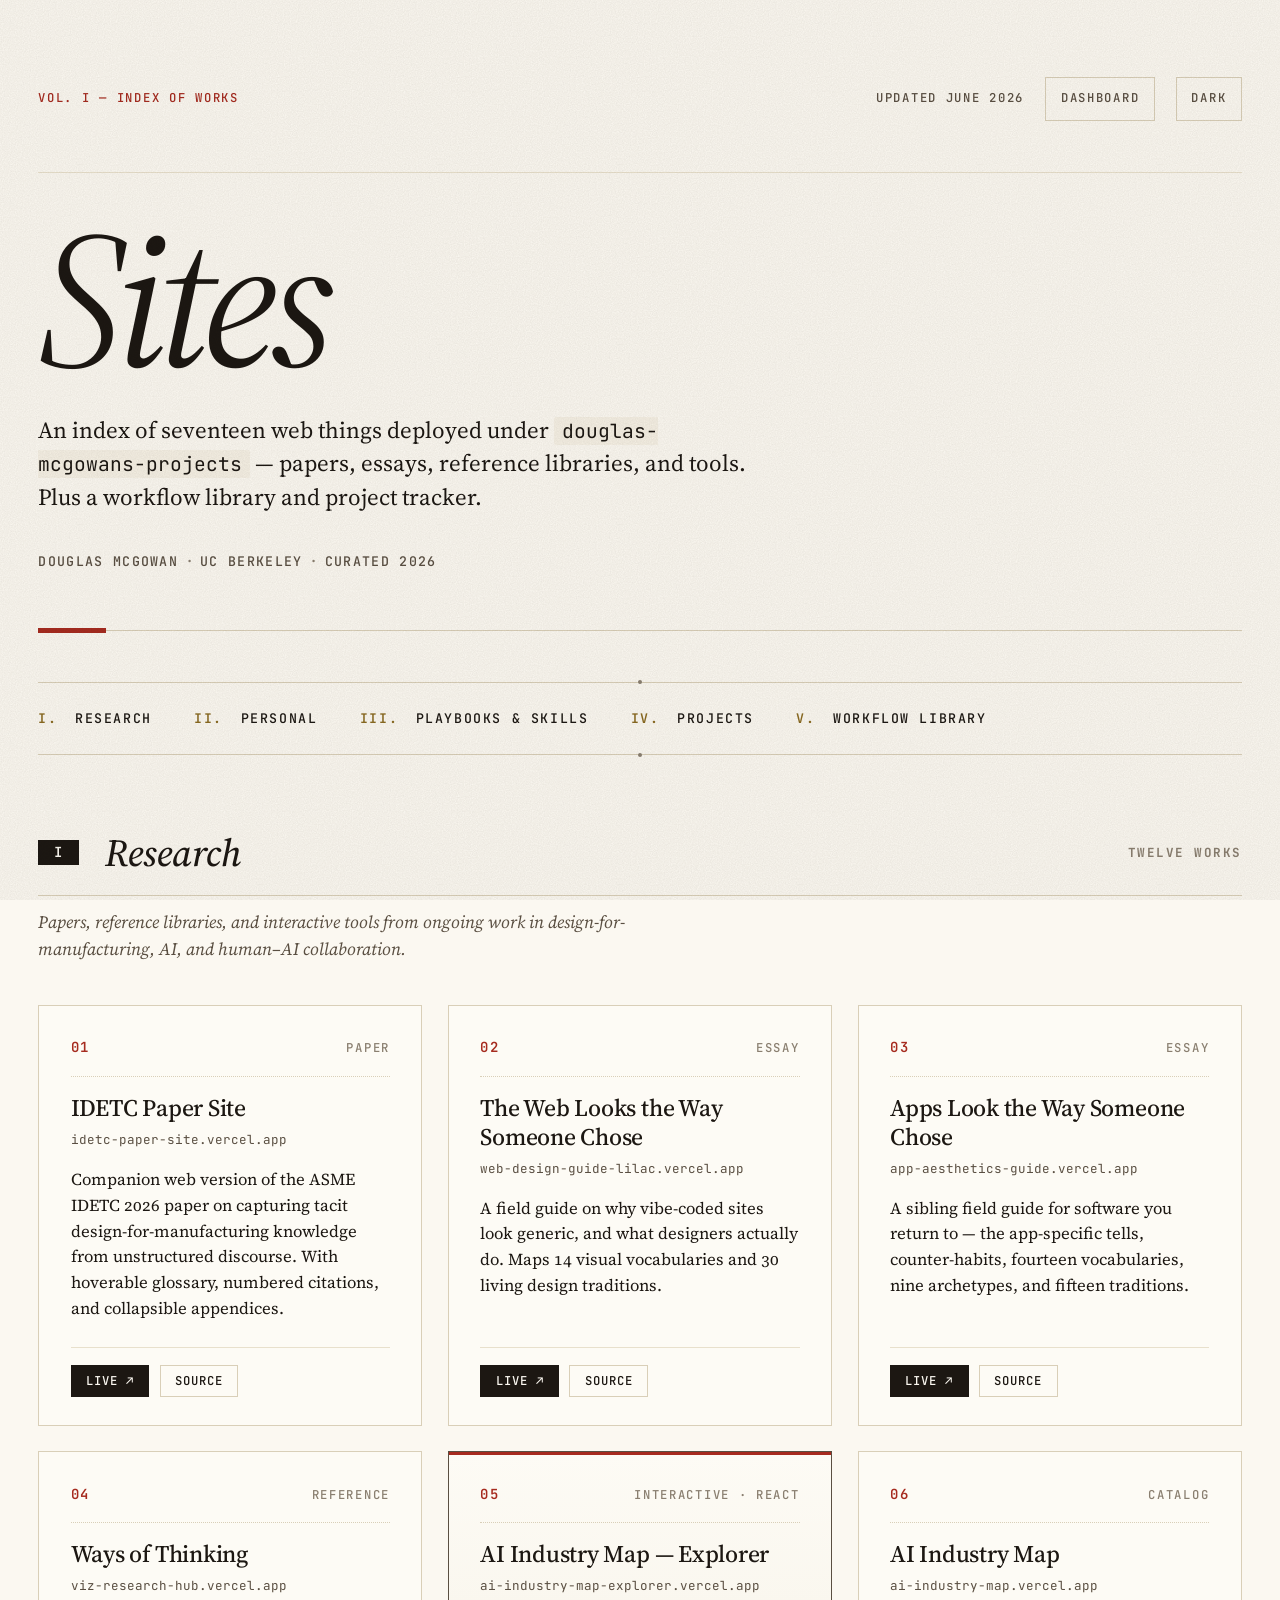
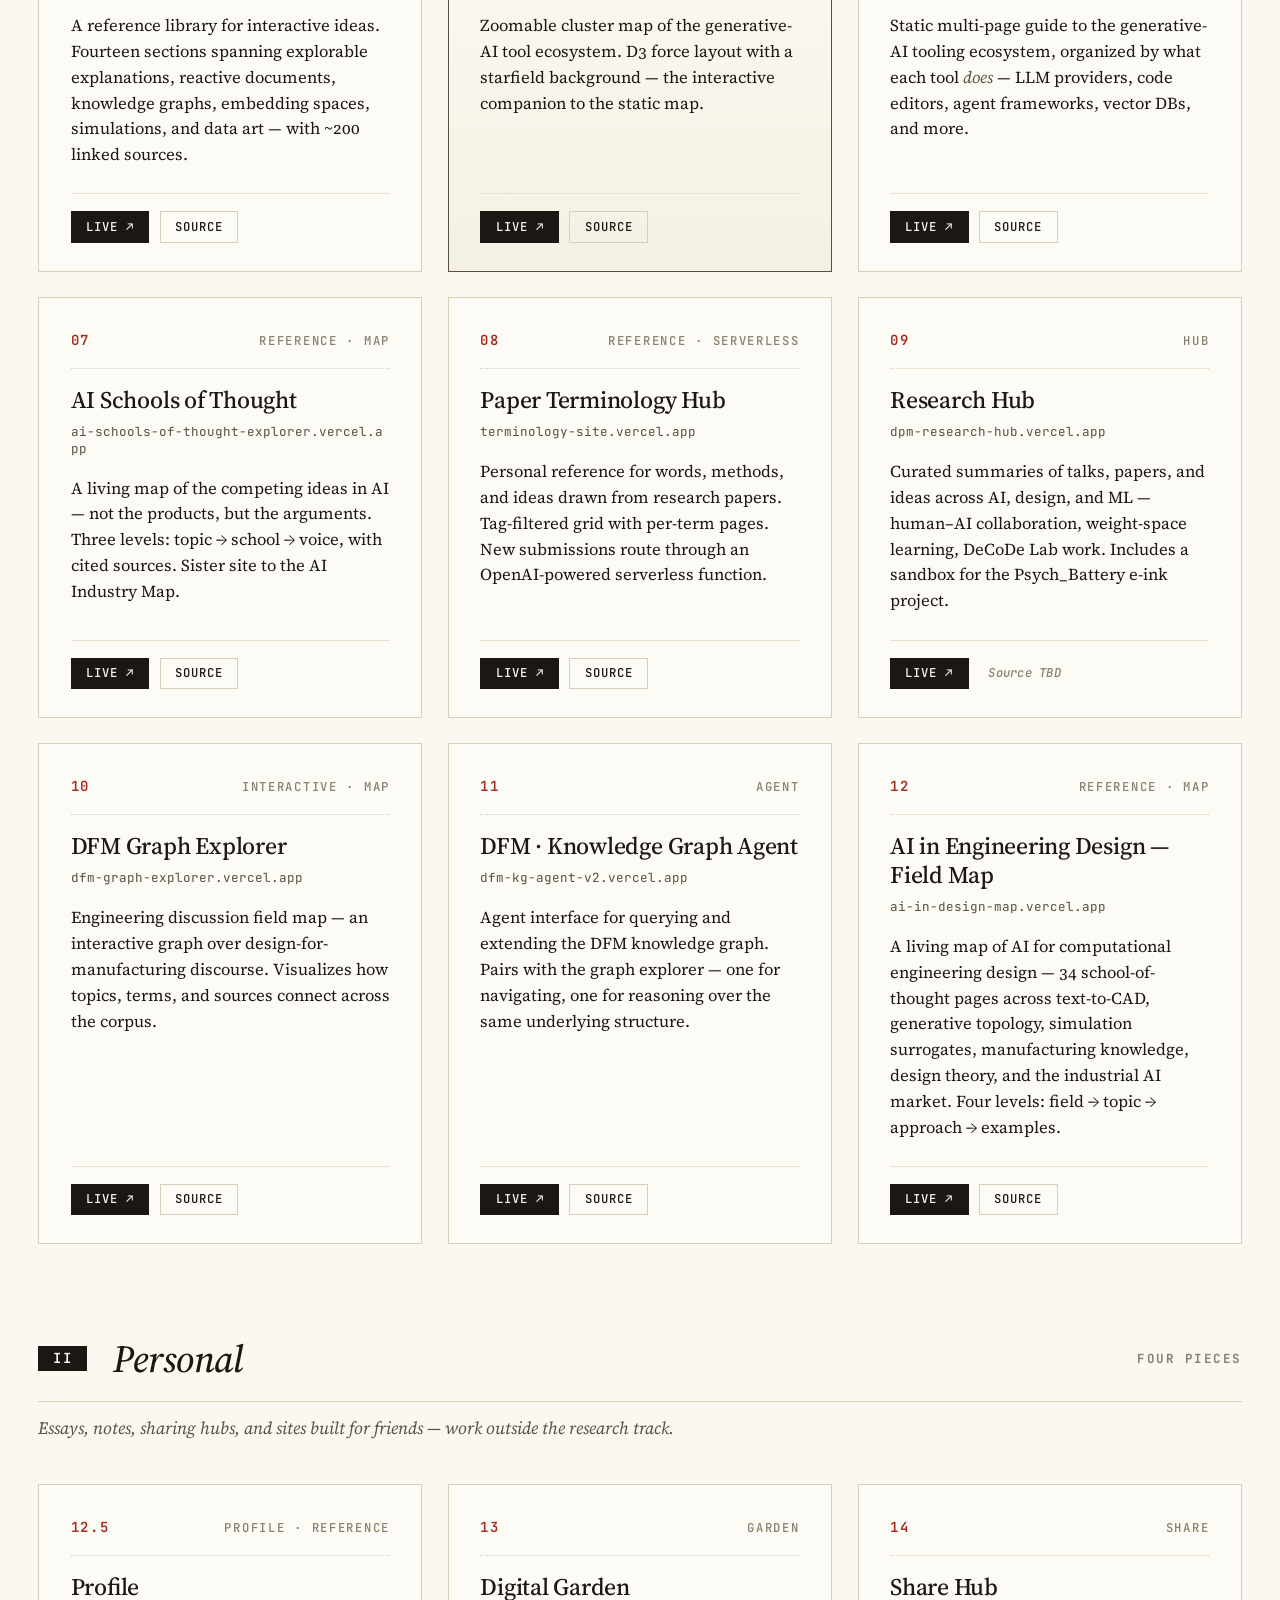
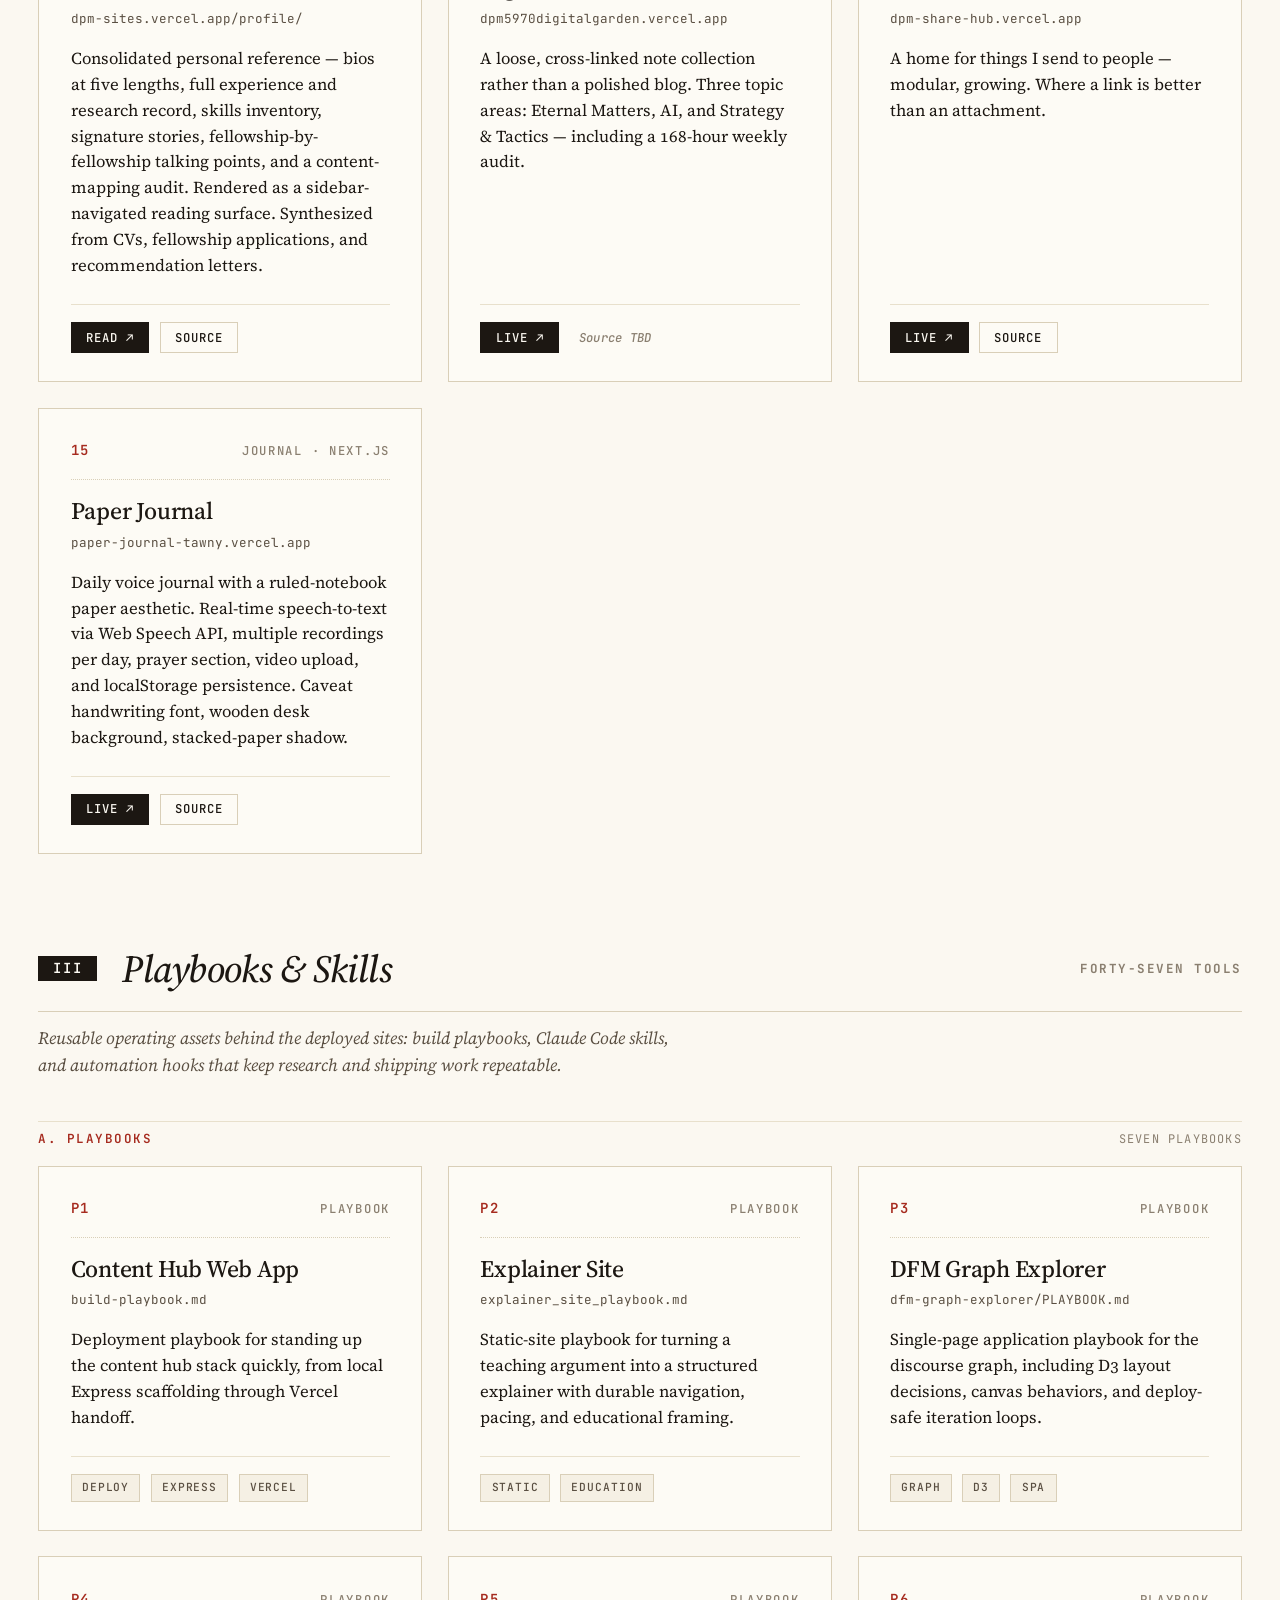
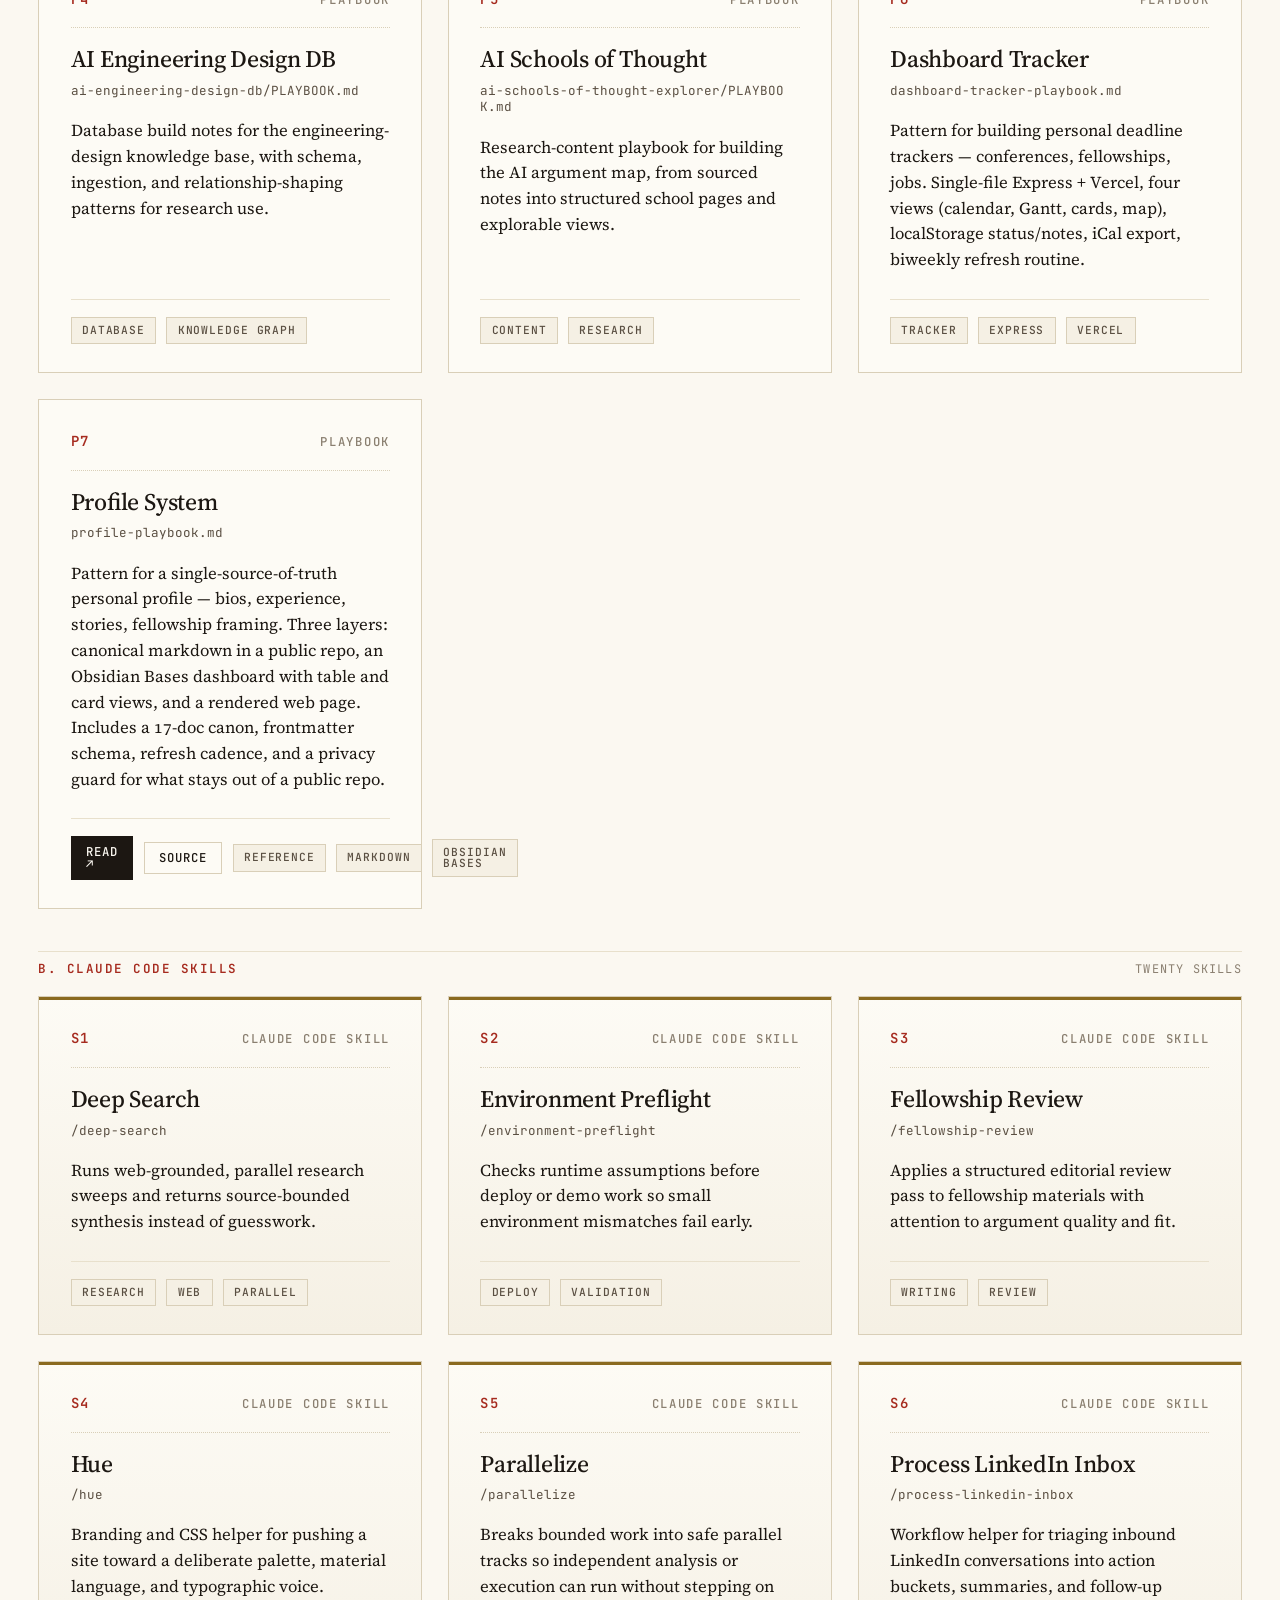
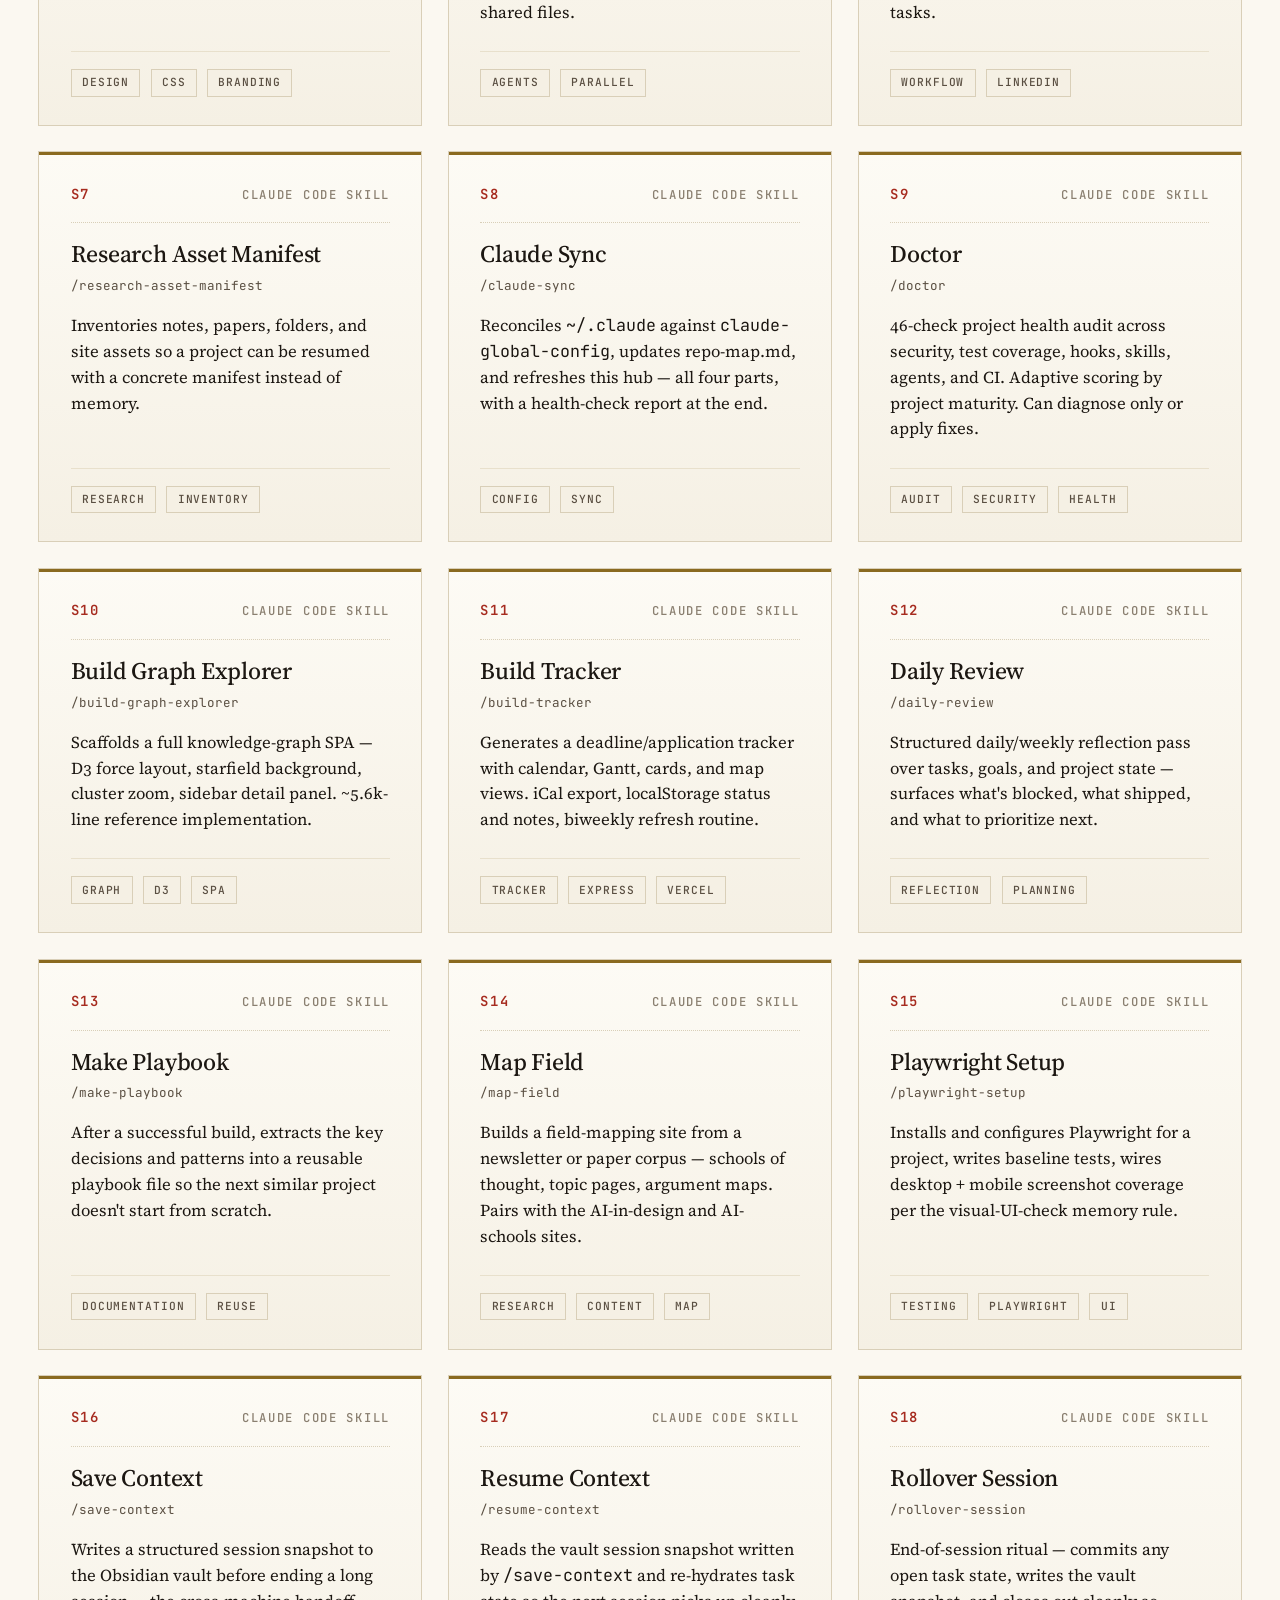
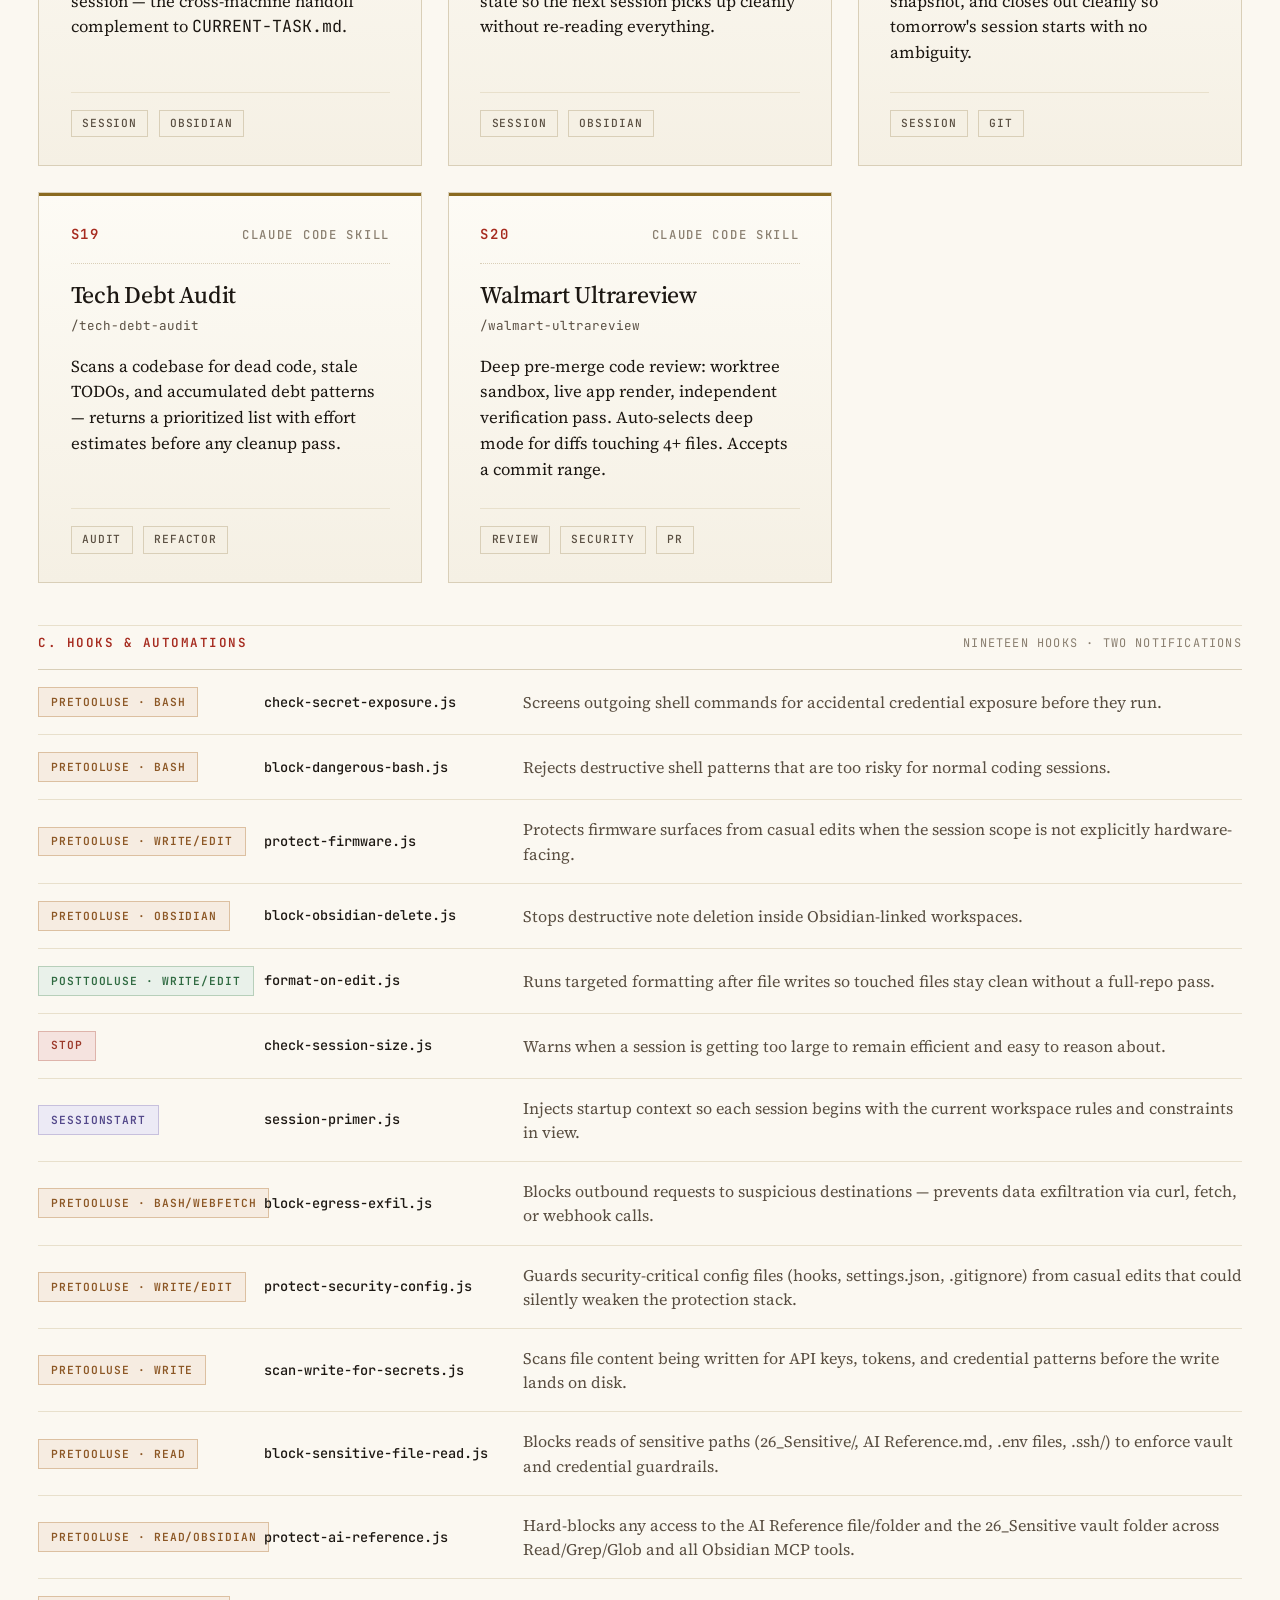
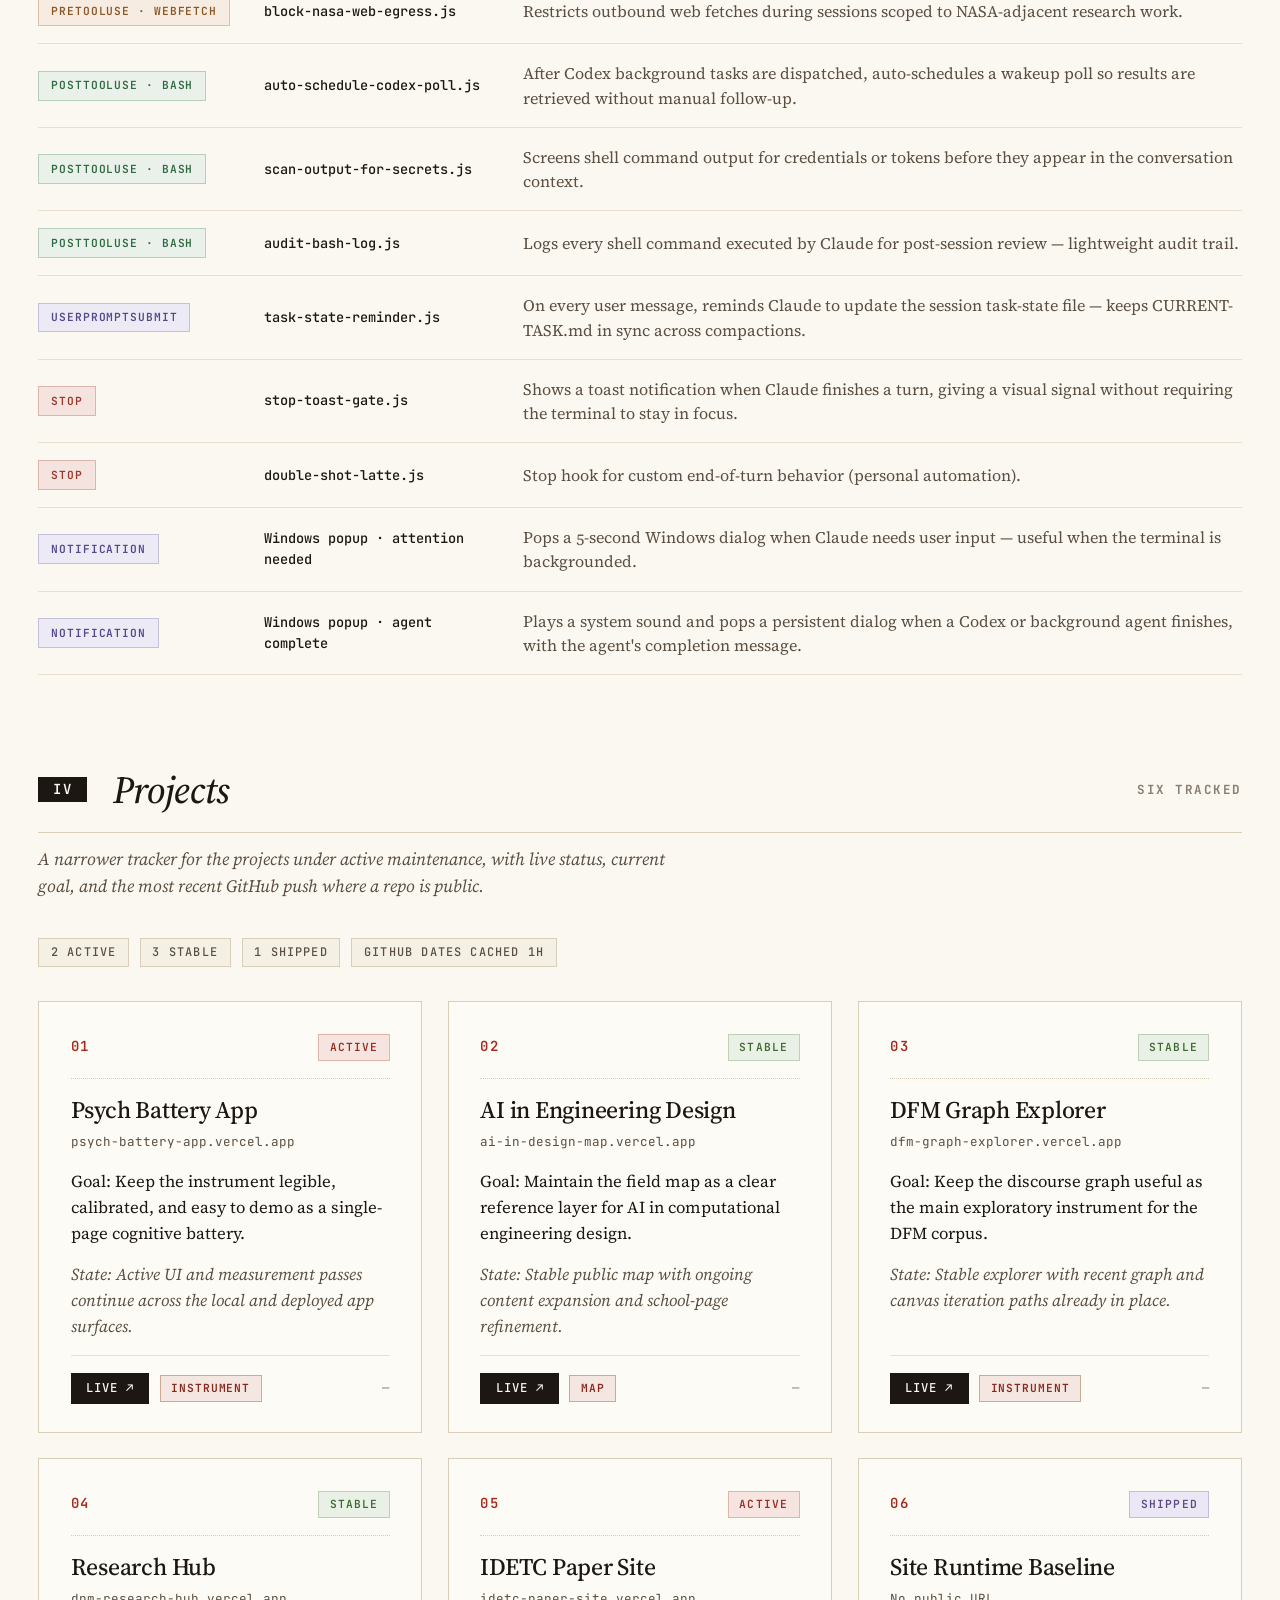
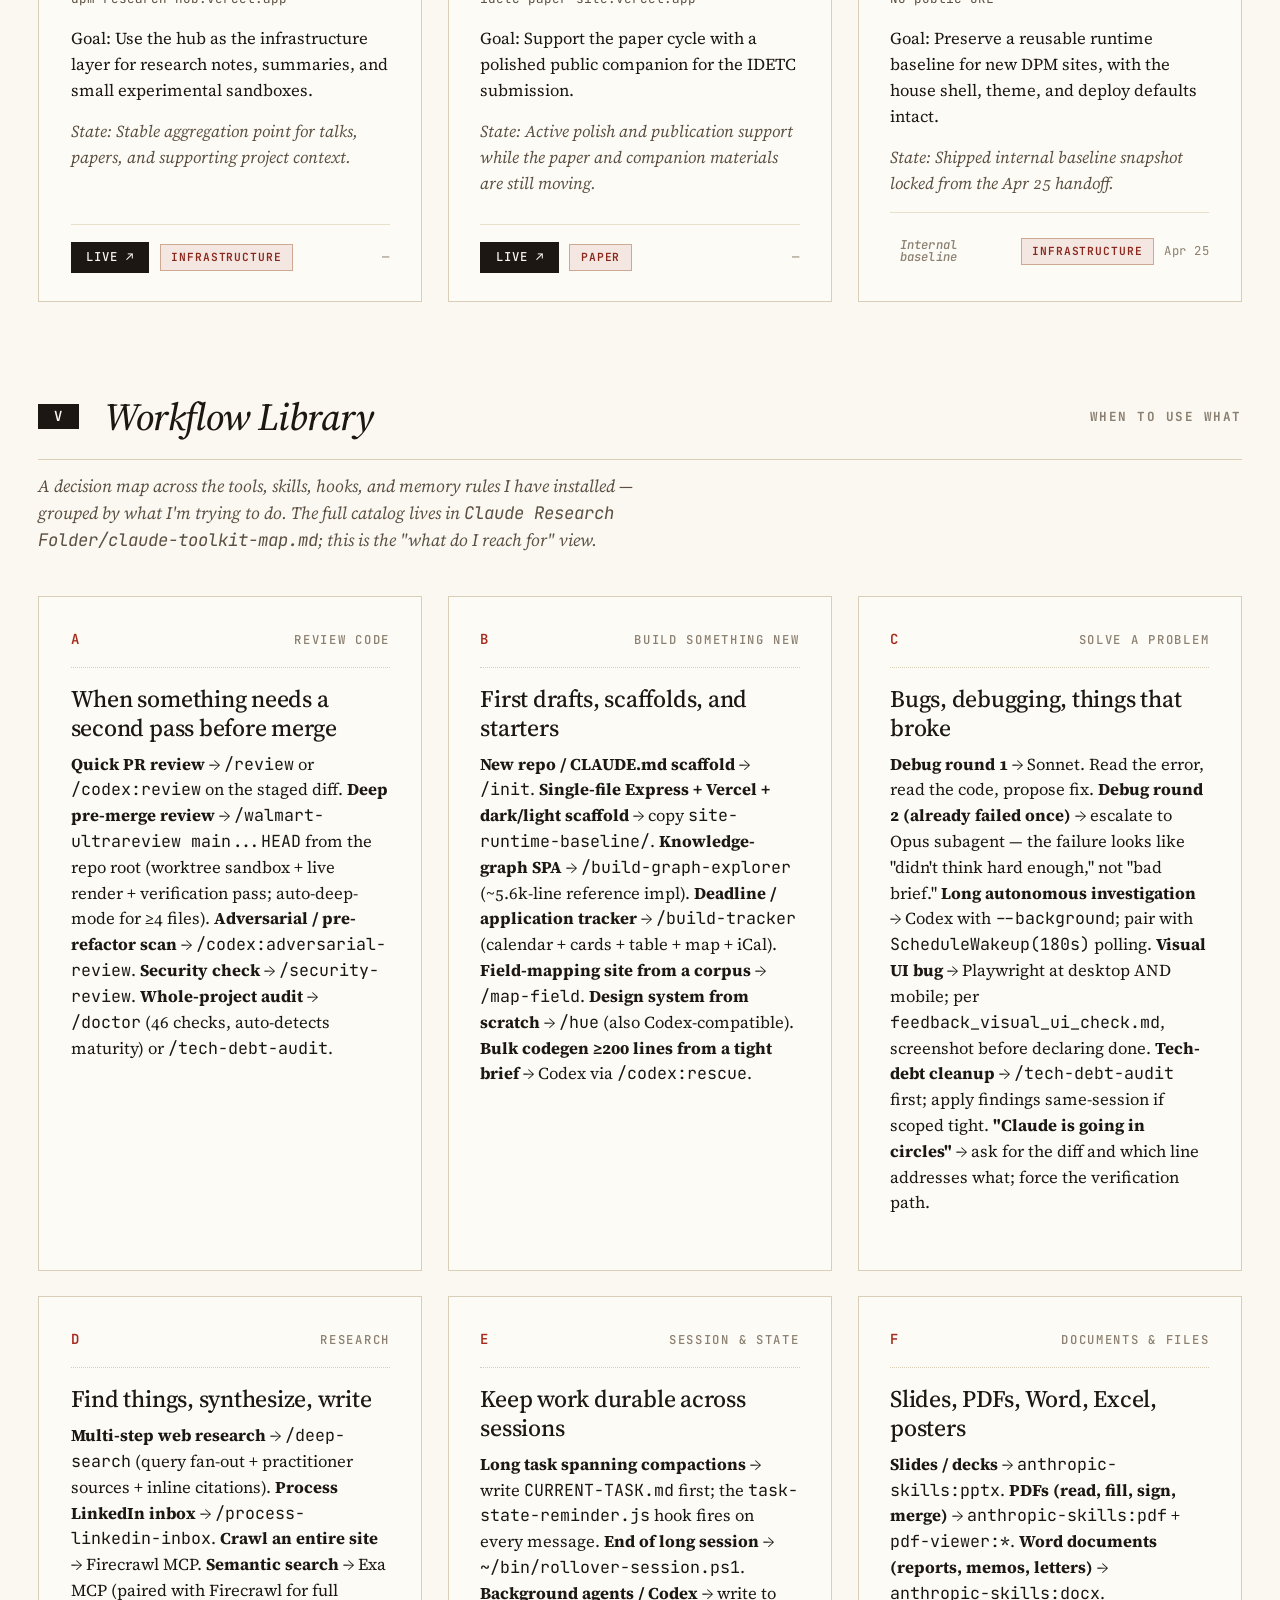
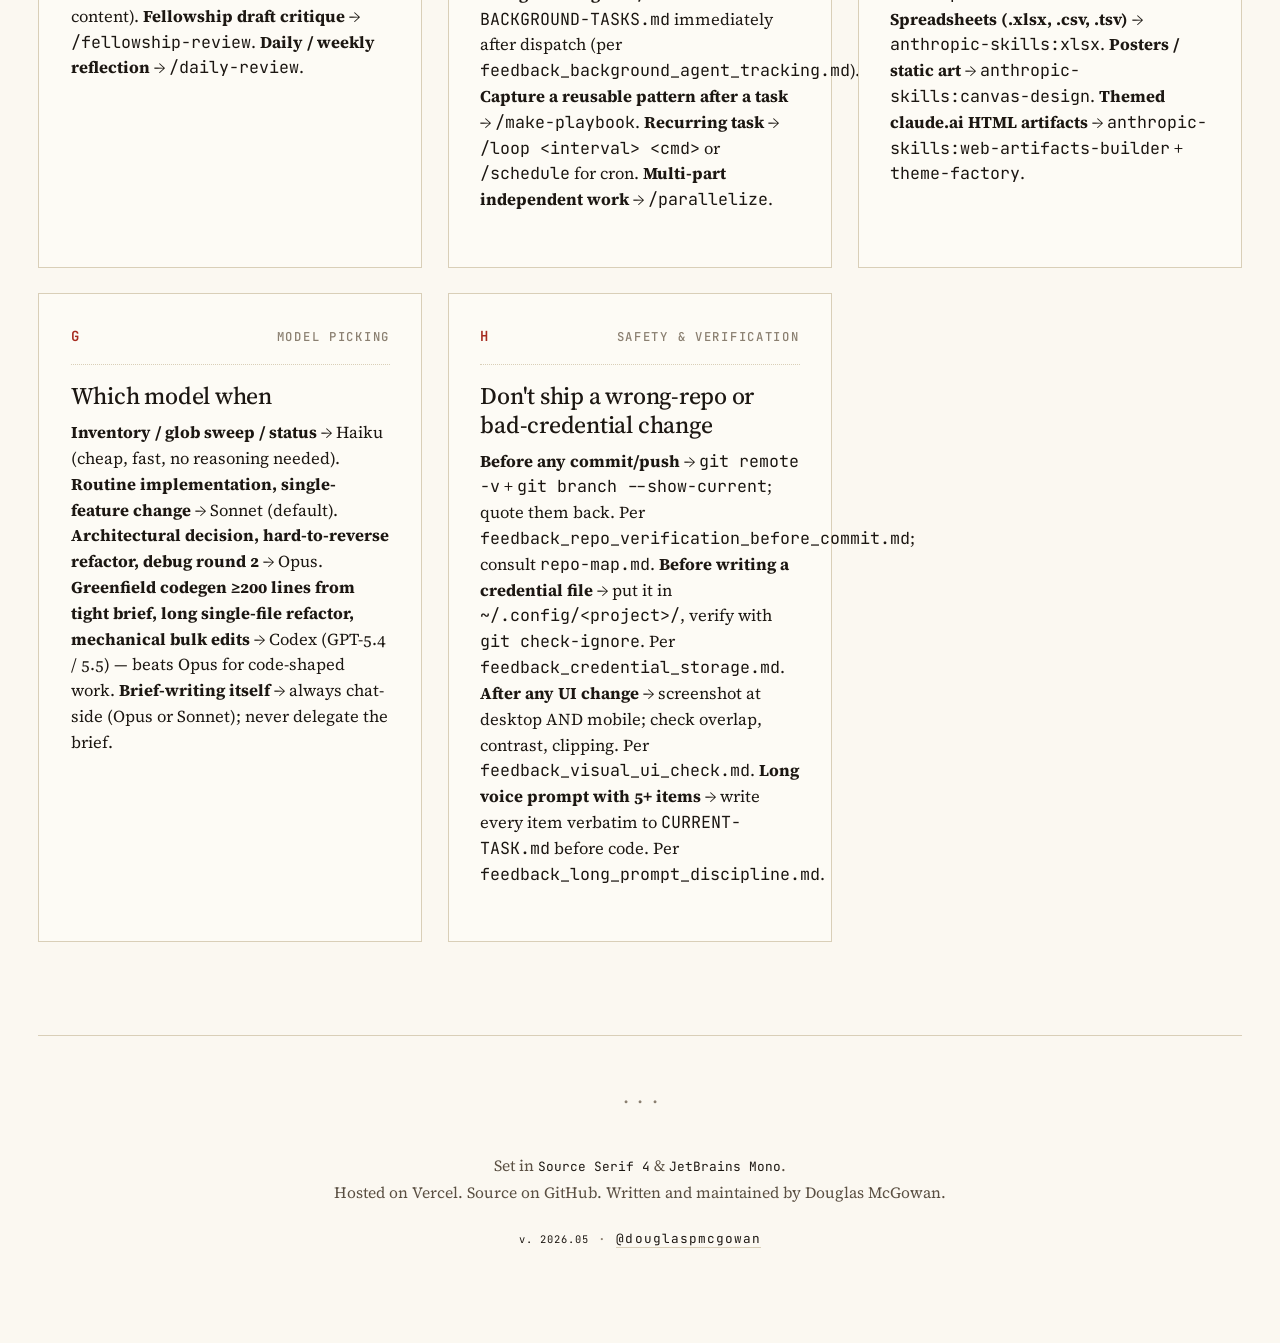
<file: index.html>
<!DOCTYPE html>
<html lang="en">
<head>
  <meta charset="UTF-8" />
<link rel="icon" type="image/svg+xml" href="data:image/svg+xml,%3Csvg xmlns='http://www.w3.org/2000/svg' viewBox='0 0 32 32'%3E%3Crect width='32' height='32' rx='6' fill='%23F0E8D6'/%3E%3Ccircle cx='16' cy='16' r='10' stroke='%233D2B1F' stroke-width='2' fill='none'/%3E%3Cline x1='16' y1='6' x2='16' y2='26' stroke='%233D2B1F' stroke-width='1' opacity='0.4'/%3E%3Cline x1='6' y1='16' x2='26' y2='16' stroke='%233D2B1F' stroke-width='1' opacity='0.4'/%3E%3Ccircle cx='16' cy='16' r='3' fill='%233D2B1F'/%3E%3C/svg%3E">
  <meta name="viewport" content="width=device-width, initial-scale=1.0" />
  <title>Sites — Douglas McGowan</title>
  <meta name="description" content="An index of web projects deployed by Douglas McGowan — papers, essays, reference libraries, and tools." />
  <link rel="preconnect" href="https://fonts.googleapis.com" />
  <link rel="preconnect" href="https://fonts.gstatic.com" crossorigin />
  <link href="https://fonts.googleapis.com/css2?family=Source+Serif+4:ital,opsz,wght@0,8..60,400;0,8..60,500;0,8..60,600;0,8..60,700;1,8..60,400;1,8..60,500&family=JetBrains+Mono:wght@400;500;600&display=swap" rel="stylesheet" />
  <script>(function(){try{const s=localStorage.getItem('theme');const d=window.matchMedia('(prefers-color-scheme: dark)').matches;document.documentElement.setAttribute('data-theme',s||(d?'dark':'light'));}catch(e){}})();</script>
  <script>(function(){try{var v=localStorage.getItem('view');document.documentElement.setAttribute('data-view',v||'editorial');}catch(e){}})();</script>
  <link rel="stylesheet" href="styles.css" />
</head>
<body>
  <div class="grain" aria-hidden="true"></div>

  <main>
    <header class="masthead">
      <div class="folio">
        <span class="folio-left">Vol. I — Index of Works</span>
        <span class="folio-right">
          <span class="folio-updated">Updated June 2026</span>
          <button id="view-toggle" class="view-toggle" type="button" aria-label="Toggle editorial and dashboard view">
            <span class="view-toggle-label" data-view-label="editorial">Dashboard</span>
            <span class="view-toggle-label" data-view-label="dashboard">Editorial</span>
          </button>
          <button id="theme-toggle" class="theme-toggle" type="button" aria-label="Toggle light and dark theme">
            <span class="theme-toggle-label" data-theme-label="light">Dark</span>
            <span class="theme-toggle-label" data-theme-label="dark">Light</span>
          </button>
        </span>
      </div>
      <h1 class="title"><em>Sites</em></h1>
      <p class="dek">An index of seventeen web things deployed under <span class="mono">douglas-mcgowans-projects</span> — papers, essays, reference libraries, and tools. Plus a workflow library and project tracker.</p>
      <div class="byline-row">
        <span class="byline">Douglas McGowan</span>
        <span class="sep">·</span>
        <span class="byline">UC Berkeley</span>
        <span class="sep">·</span>
        <span class="byline">Curated 2026</span>
      </div>
    </header>

    <nav class="toc" aria-label="Sections">
      <a href="#research"><span class="rom">I.</span> Research</a>
      <a href="#personal"><span class="rom">II.</span> Personal</a>
      <a href="#playbooks"><span class="rom">III.</span> Playbooks &amp; Skills</a>
      <a href="#projects"><span class="rom">IV.</span> Projects</a>
      <a href="#workflow"><span class="rom">V.</span> Workflow Library</a>
    </nav>

    <!-- ========== I. RESEARCH ========== -->
    <section class="chapter" id="research">
      <h2 class="chapter-head">
        <span class="rom-badge">I</span>
        <span class="chapter-title">Research</span>
        <span class="count">Twelve works</span>
      </h2>
      <p class="chapter-intro">Papers, reference libraries, and interactive tools from ongoing work in design-for-manufacturing, AI, and human–AI collaboration.</p>

      <ul class="grid">
        <li class="card" data-repo="idetc-paper-site">
          <div class="card-head">
            <span class="card-num">01</span>
            <span class="card-stack">Paper</span>
          </div>
          <h3 class="card-title">IDETC Paper Site</h3>
          <p class="card-url"><span class="mono">idetc-paper-site.vercel.app</span></p>
          <p class="card-desc">Companion web version of the ASME IDETC 2026 paper on capturing tacit design-for-manufacturing knowledge from unstructured discourse. With hoverable glossary, numbered citations, and collapsible appendices.</p>
          <div class="card-foot">
            <a class="btn-live" href="https://idetc-paper-site.vercel.app" target="_blank" rel="noopener">Live <span aria-hidden="true">↗</span></a>
            <a class="btn-src" href="https://github.com/douglaspmcgowan/idetc-paper-site" target="_blank" rel="noopener">Source</a>
            <span class="card-date" data-field="updated"></span>
          </div>
        </li>

        <li class="card" data-repo="web-design-guide">
          <div class="card-head">
            <span class="card-num">02</span>
            <span class="card-stack">Essay</span>
          </div>
          <h3 class="card-title">The Web Looks the Way Someone Chose</h3>
          <p class="card-url"><span class="mono">web-design-guide-lilac.vercel.app</span></p>
          <p class="card-desc">A field guide on why vibe-coded sites look generic, and what designers actually do. Maps 14 visual vocabularies and 30 living design traditions.</p>
          <div class="card-foot">
            <a class="btn-live" href="https://web-design-guide-lilac.vercel.app" target="_blank" rel="noopener">Live <span aria-hidden="true">↗</span></a>
            <a class="btn-src" href="https://github.com/douglaspmcgowan/web-design-guide" target="_blank" rel="noopener">Source</a>
            <span class="card-date" data-field="updated"></span>
          </div>
        </li>

        <li class="card" data-repo="app-aesthetics-guide">
          <div class="card-head">
            <span class="card-num">03</span>
            <span class="card-stack">Essay</span>
          </div>
          <h3 class="card-title">Apps Look the Way Someone Chose</h3>
          <p class="card-url"><span class="mono">app-aesthetics-guide.vercel.app</span></p>
          <p class="card-desc">A sibling field guide for software you return to — the app-specific tells, counter-habits, fourteen vocabularies, nine archetypes, and fifteen traditions.</p>
          <div class="card-foot">
            <a class="btn-live" href="https://app-aesthetics-guide.vercel.app" target="_blank" rel="noopener">Live <span aria-hidden="true">↗</span></a>
            <a class="btn-src" href="https://github.com/douglaspmcgowan/app-aesthetics-guide" target="_blank" rel="noopener">Source</a>
            <span class="card-date" data-field="updated"></span>
          </div>
        </li>

        <li class="card" data-repo="viz-research-hub">
          <div class="card-head">
            <span class="card-num">04</span>
            <span class="card-stack">Reference</span>
          </div>
          <h3 class="card-title">Ways of Thinking</h3>
          <p class="card-url"><span class="mono">viz-research-hub.vercel.app</span></p>
          <p class="card-desc">A reference library for interactive ideas. Fourteen sections spanning explorable explanations, reactive documents, knowledge graphs, embedding spaces, simulations, and data art — with ~200 linked sources.</p>
          <div class="card-foot">
            <a class="btn-live" href="https://viz-research-hub.vercel.app" target="_blank" rel="noopener">Live <span aria-hidden="true">↗</span></a>
            <a class="btn-src" href="https://github.com/douglaspmcgowan/viz-research-hub" target="_blank" rel="noopener">Source</a>
            <span class="card-date" data-field="updated"></span>
          </div>
        </li>

        <li class="card card-featured" data-repo="ai-industry-map-explorer">
          <div class="card-head">
            <span class="card-num">05</span>
            <span class="card-stack">Interactive · React</span>
          </div>
          <h3 class="card-title">AI Industry Map — Explorer</h3>
          <p class="card-url"><span class="mono">ai-industry-map-explorer.vercel.app</span></p>
          <p class="card-desc">Zoomable cluster map of the generative-AI tool ecosystem. D3 force layout with a starfield background — the interactive companion to the static map.</p>
          <div class="card-foot">
            <a class="btn-live" href="https://ai-industry-map-explorer.vercel.app" target="_blank" rel="noopener">Live <span aria-hidden="true">↗</span></a>
            <a class="btn-src" href="https://github.com/douglaspmcgowan/ai-industry-map-explorer" target="_blank" rel="noopener">Source</a>
            <span class="card-date" data-field="updated"></span>
          </div>
        </li>

        <li class="card" data-repo="ai-industry-map">
          <div class="card-head">
            <span class="card-num">06</span>
            <span class="card-stack">Catalog</span>
          </div>
          <h3 class="card-title">AI Industry Map</h3>
          <p class="card-url"><span class="mono">ai-industry-map.vercel.app</span></p>
          <p class="card-desc">Static multi-page guide to the generative-AI tooling ecosystem, organized by what each tool <em>does</em> — LLM providers, code editors, agent frameworks, vector DBs, and more.</p>
          <div class="card-foot">
            <a class="btn-live" href="https://ai-industry-map.vercel.app" target="_blank" rel="noopener">Live <span aria-hidden="true">↗</span></a>
            <a class="btn-src" href="https://github.com/douglaspmcgowan/ai-industry-map" target="_blank" rel="noopener">Source</a>
            <span class="card-date" data-field="updated"></span>
          </div>
        </li>

        <li class="card" data-repo="ai-schools-of-thought-explorer">
          <div class="card-head">
            <span class="card-num">07</span>
            <span class="card-stack">Reference · Map</span>
          </div>
          <h3 class="card-title">AI Schools of Thought</h3>
          <p class="card-url"><span class="mono">ai-schools-of-thought-explorer.vercel.app</span></p>
          <p class="card-desc">A living map of the competing ideas in AI — not the products, but the arguments. Three levels: topic → school → voice, with cited sources. Sister site to the AI Industry Map.</p>
          <div class="card-foot">
            <a class="btn-live" href="https://ai-schools-of-thought-explorer.vercel.app" target="_blank" rel="noopener">Live <span aria-hidden="true">↗</span></a>
            <a class="btn-src" href="https://github.com/douglaspmcgowan/ai-schools-of-thought-explorer" target="_blank" rel="noopener">Source</a>
            <span class="card-date" data-field="updated"></span>
          </div>
        </li>

        <li class="card" data-repo="terminology-hub">
          <div class="card-head">
            <span class="card-num">08</span>
            <span class="card-stack">Reference · Serverless</span>
          </div>
          <h3 class="card-title">Paper Terminology Hub</h3>
          <p class="card-url"><span class="mono">terminology-site.vercel.app</span></p>
          <p class="card-desc">Personal reference for words, methods, and ideas drawn from research papers. Tag-filtered grid with per-term pages. New submissions route through an OpenAI-powered serverless function.</p>
          <div class="card-foot">
            <a class="btn-live" href="https://terminology-site.vercel.app" target="_blank" rel="noopener">Live <span aria-hidden="true">↗</span></a>
            <a class="btn-src" href="https://github.com/douglaspmcgowan/terminology-hub" target="_blank" rel="noopener">Source</a>
            <span class="card-date" data-field="updated"></span>
          </div>
        </li>

        <li class="card" data-repo="dpm-research-hub">
          <div class="card-head">
            <span class="card-num">09</span>
            <span class="card-stack">Hub</span>
          </div>
          <h3 class="card-title">Research Hub</h3>
          <p class="card-url"><span class="mono">dpm-research-hub.vercel.app</span></p>
          <p class="card-desc">Curated summaries of talks, papers, and ideas across AI, design, and ML — human–AI collaboration, weight-space learning, DeCoDe Lab work. Includes a sandbox for the Psych_Battery e-ink project.</p>
          <div class="card-foot">
            <a class="btn-live" href="https://dpm-research-hub.vercel.app" target="_blank" rel="noopener">Live <span aria-hidden="true">↗</span></a>
            <span class="btn-empty">Source TBD</span>
            <span class="card-date" data-field="updated"></span>
          </div>
        </li>

        <li class="card" data-repo="dfm-graph-explorer">
          <div class="card-head">
            <span class="card-num">10</span>
            <span class="card-stack">Interactive · Map</span>
          </div>
          <h3 class="card-title">DFM Graph Explorer</h3>
          <p class="card-url"><span class="mono">dfm-graph-explorer.vercel.app</span></p>
          <p class="card-desc">Engineering discussion field map — an interactive graph over design-for-manufacturing discourse. Visualizes how topics, terms, and sources connect across the corpus.</p>
          <div class="card-foot">
            <a class="btn-live" href="https://dfm-graph-explorer.vercel.app" target="_blank" rel="noopener">Live <span aria-hidden="true">↗</span></a>
            <a class="btn-src" href="https://github.com/douglaspmcgowan/dfm-graph-explorer" target="_blank" rel="noopener">Source</a>
            <span class="card-date" data-field="updated"></span>
          </div>
        </li>

        <li class="card" data-repo="dfm-kg-agent-v2">
          <div class="card-head">
            <span class="card-num">11</span>
            <span class="card-stack">Agent</span>
          </div>
          <h3 class="card-title">DFM · Knowledge Graph Agent</h3>
          <p class="card-url"><span class="mono">dfm-kg-agent-v2.vercel.app</span></p>
          <p class="card-desc">Agent interface for querying and extending the DFM knowledge graph. Pairs with the graph explorer — one for navigating, one for reasoning over the same underlying structure.</p>
          <div class="card-foot">
            <a class="btn-live" href="https://dfm-kg-agent-v2.vercel.app" target="_blank" rel="noopener">Live <span aria-hidden="true">↗</span></a>
            <a class="btn-src" href="https://github.com/douglaspmcgowan/dfm-kg-agent-v2" target="_blank" rel="noopener">Source</a>
            <span class="card-date" data-field="updated"></span>
          </div>
        </li>

        <li class="card" data-repo="ai-in-design-map">
          <div class="card-head">
            <span class="card-num">12</span>
            <span class="card-stack">Reference · Map</span>
          </div>
          <h3 class="card-title">AI in Engineering Design — Field Map</h3>
          <p class="card-url"><span class="mono">ai-in-design-map.vercel.app</span></p>
          <p class="card-desc">A living map of AI for computational engineering design — 34 school-of-thought pages across text-to-CAD, generative topology, simulation surrogates, manufacturing knowledge, design theory, and the industrial AI market. Four levels: field → topic → approach → examples.</p>
          <div class="card-foot">
            <a class="btn-live" href="https://ai-in-design-map.vercel.app" target="_blank" rel="noopener">Live <span aria-hidden="true">↗</span></a>
            <a class="btn-src" href="https://github.com/douglaspmcgowan/ai-in-design-map" target="_blank" rel="noopener">Source</a>
            <span class="card-date" data-field="updated"></span>
          </div>
        </li>
      </ul>
    </section>

    <!-- ========== II. PERSONAL ========== -->
    <section class="chapter" id="personal">
      <h2 class="chapter-head">
        <span class="rom-badge">II</span>
        <span class="chapter-title">Personal</span>
        <span class="count">Four pieces</span>
      </h2>
      <p class="chapter-intro">Essays, notes, sharing hubs, and sites built for friends — work outside the research track.</p>

      <ul class="grid">
        <li class="card" data-repo="dpm-sites-profile">
          <div class="card-head">
            <span class="card-num">12.5</span>
            <span class="card-stack">Profile · Reference</span>
          </div>
          <h3 class="card-title">Profile</h3>
          <p class="card-url"><span class="mono">dpm-sites.vercel.app/profile/</span></p>
          <p class="card-desc">Consolidated personal reference — bios at five lengths, full experience and research record, skills inventory, signature stories, fellowship-by-fellowship talking points, and a content-mapping audit. Rendered as a sidebar-navigated reading surface. Synthesized from CVs, fellowship applications, and recommendation letters.</p>
          <div class="card-foot">
            <a class="btn-live" href="./profile/" target="_blank" rel="noopener">Read <span aria-hidden="true">↗</span></a>
            <a class="btn-src" href="https://github.com/douglaspmcgowan/dpm-sites/tree/main/profile" target="_blank" rel="noopener">Source</a>
            <span class="card-date" data-field="updated"></span>
          </div>
        </li>

        <li class="card" data-repo="dpm5970_digital_garden" data-private="true">
          <div class="card-head">
            <span class="card-num">13</span>
            <span class="card-stack">Garden</span>
          </div>
          <h3 class="card-title">Digital Garden</h3>
          <p class="card-url"><span class="mono">dpm5970digitalgarden.vercel.app</span></p>
          <p class="card-desc">A loose, cross-linked note collection rather than a polished blog. Three topic areas: Eternal Matters, AI, and Strategy &amp; Tactics — including a 168-hour weekly audit.</p>
          <div class="card-foot">
            <a class="btn-live" href="https://dpm5970digitalgarden.vercel.app" target="_blank" rel="noopener">Live <span aria-hidden="true">↗</span></a>
            <span class="btn-empty">Source TBD</span>
            <span class="card-date" data-field="updated"></span>
          </div>
        </li>

        <li class="card" data-repo="dpm-share-hub">
          <div class="card-head">
            <span class="card-num">14</span>
            <span class="card-stack">Share</span>
          </div>
          <h3 class="card-title">Share Hub</h3>
          <p class="card-url"><span class="mono">dpm-share-hub.vercel.app</span></p>
          <p class="card-desc">A home for things I send to people — modular, growing. Where a link is better than an attachment.</p>
          <div class="card-foot">
            <a class="btn-live" href="https://dpm-share-hub.vercel.app" target="_blank" rel="noopener">Live <span aria-hidden="true">↗</span></a>
            <a class="btn-src" href="https://github.com/douglaspmcgowan/dpm-share-hub" target="_blank" rel="noopener">Source</a>
            <span class="card-date" data-field="updated"></span>
          </div>
        </li>

        <li class="card" data-repo="paper-journal">
          <div class="card-head">
            <span class="card-num">15</span>
            <span class="card-stack">Journal · Next.js</span>
          </div>
          <h3 class="card-title">Paper Journal</h3>
          <p class="card-url"><span class="mono">paper-journal-tawny.vercel.app</span></p>
          <p class="card-desc">Daily voice journal with a ruled-notebook paper aesthetic. Real-time speech-to-text via Web Speech API, multiple recordings per day, prayer section, video upload, and localStorage persistence. Caveat handwriting font, wooden desk background, stacked-paper shadow.</p>
          <div class="card-foot">
            <a class="btn-live" href="https://paper-journal-tawny.vercel.app" target="_blank" rel="noopener">Live <span aria-hidden="true">↗</span></a>
            <a class="btn-src" href="https://github.com/douglaspmcgowan/paper-journal" target="_blank" rel="noopener">Source</a>
            <span class="card-date" data-field="updated"></span>
          </div>
        </li>

      </ul>
    </section>

    <!-- ========== III. PLAYBOOKS ========== -->
    <section class="chapter" id="playbooks">
      <h2 class="chapter-head">
        <span class="rom-badge">III</span>
        <span class="chapter-title">Playbooks &amp; Skills</span>
        <span class="count">Forty-seven tools</span>
      </h2>
      <p class="chapter-intro">Reusable operating assets behind the deployed sites: build playbooks, Claude Code skills, and automation hooks that keep research and shipping work repeatable.</p>

      <div class="subsection-head">
        <span class="subsection-label">A. Playbooks</span>
        <span class="subsection-count">Seven playbooks</span>
      </div>
      <ul class="grid">
        <li class="card">
          <div class="card-head">
            <span class="card-num">P1</span>
            <span class="card-stack">Playbook</span>
          </div>
          <h3 class="card-title">Content Hub Web App</h3>
          <p class="card-url"><span class="mono">build-playbook.md</span></p>
          <p class="card-desc">Deployment playbook for standing up the content hub stack quickly, from local Express scaffolding through Vercel handoff.</p>
          <div class="card-foot">
            <span class="skill-tag">Deploy</span>
            <span class="skill-tag">Express</span>
            <span class="skill-tag">Vercel</span>
          </div>
        </li>
        <li class="card">
          <div class="card-head">
            <span class="card-num">P2</span>
            <span class="card-stack">Playbook</span>
          </div>
          <h3 class="card-title">Explainer Site</h3>
          <p class="card-url"><span class="mono">explainer_site_playbook.md</span></p>
          <p class="card-desc">Static-site playbook for turning a teaching argument into a structured explainer with durable navigation, pacing, and educational framing.</p>
          <div class="card-foot">
            <span class="skill-tag">Static</span>
            <span class="skill-tag">Education</span>
          </div>
        </li>
        <li class="card">
          <div class="card-head">
            <span class="card-num">P3</span>
            <span class="card-stack">Playbook</span>
          </div>
          <h3 class="card-title">DFM Graph Explorer</h3>
          <p class="card-url"><span class="mono">dfm-graph-explorer/PLAYBOOK.md</span></p>
          <p class="card-desc">Single-page application playbook for the discourse graph, including D3 layout decisions, canvas behaviors, and deploy-safe iteration loops.</p>
          <div class="card-foot">
            <span class="skill-tag">Graph</span>
            <span class="skill-tag">D3</span>
            <span class="skill-tag">SPA</span>
          </div>
        </li>
        <li class="card">
          <div class="card-head">
            <span class="card-num">P4</span>
            <span class="card-stack">Playbook</span>
          </div>
          <h3 class="card-title">AI Engineering Design DB</h3>
          <p class="card-url"><span class="mono">ai-engineering-design-db/PLAYBOOK.md</span></p>
          <p class="card-desc">Database build notes for the engineering-design knowledge base, with schema, ingestion, and relationship-shaping patterns for research use.</p>
          <div class="card-foot">
            <span class="skill-tag">Database</span>
            <span class="skill-tag">Knowledge Graph</span>
          </div>
        </li>
        <li class="card">
          <div class="card-head">
            <span class="card-num">P5</span>
            <span class="card-stack">Playbook</span>
          </div>
          <h3 class="card-title">AI Schools of Thought</h3>
          <p class="card-url"><span class="mono">ai-schools-of-thought-explorer/PLAYBOOK.md</span></p>
          <p class="card-desc">Research-content playbook for building the AI argument map, from sourced notes into structured school pages and explorable views.</p>
          <div class="card-foot">
            <span class="skill-tag">Content</span>
            <span class="skill-tag">Research</span>
          </div>
        </li>
        <li class="card">
          <div class="card-head">
            <span class="card-num">P6</span>
            <span class="card-stack">Playbook</span>
          </div>
          <h3 class="card-title">Dashboard Tracker</h3>
          <p class="card-url"><span class="mono">dashboard-tracker-playbook.md</span></p>
          <p class="card-desc">Pattern for building personal deadline trackers — conferences, fellowships, jobs. Single-file Express + Vercel, four views (calendar, Gantt, cards, map), localStorage status/notes, iCal export, biweekly refresh routine.</p>
          <div class="card-foot">
            <span class="skill-tag">Tracker</span>
            <span class="skill-tag">Express</span>
            <span class="skill-tag">Vercel</span>
          </div>
        </li>
        <li class="card">
          <div class="card-head">
            <span class="card-num">P7</span>
            <span class="card-stack">Playbook</span>
          </div>
          <h3 class="card-title">Profile System</h3>
          <p class="card-url"><span class="mono">profile-playbook.md</span></p>
          <p class="card-desc">Pattern for a single-source-of-truth personal profile — bios, experience, stories, fellowship framing. Three layers: canonical markdown in a public repo, an Obsidian Bases dashboard with table and card views, and a rendered web page. Includes a 17-doc canon, frontmatter schema, refresh cadence, and a privacy guard for what stays out of a public repo.</p>
          <div class="card-foot">
            <a class="btn-live" href="./profile/playbook.html" target="_blank" rel="noopener">Read <span aria-hidden="true">↗</span></a>
            <a class="btn-src" href="https://github.com/douglaspmcgowan/dpm-sites/blob/main/profile-playbook.md" target="_blank" rel="noopener">Source</a>
            <span class="skill-tag">Reference</span>
            <span class="skill-tag">Markdown</span>
            <span class="skill-tag">Obsidian Bases</span>
          </div>
        </li>
      </ul>

      <div class="subsection-head">
        <span class="subsection-label">B. Claude Code Skills</span>
        <span class="subsection-count">Twenty skills</span>
      </div>
      <ul class="grid">
        <li class="card skill-invoke">
          <div class="card-head">
            <span class="card-num">S1</span>
            <span class="card-stack">Claude Code Skill</span>
          </div>
          <h3 class="card-title">Deep Search</h3>
          <p class="card-url"><span class="mono">/deep-search</span></p>
          <p class="card-desc">Runs web-grounded, parallel research sweeps and returns source-bounded synthesis instead of guesswork.</p>
          <div class="card-foot">
            <span class="skill-tag">Research</span>
            <span class="skill-tag">Web</span>
            <span class="skill-tag">Parallel</span>
          </div>
        </li>
        <li class="card skill-invoke">
          <div class="card-head">
            <span class="card-num">S2</span>
            <span class="card-stack">Claude Code Skill</span>
          </div>
          <h3 class="card-title">Environment Preflight</h3>
          <p class="card-url"><span class="mono">/environment-preflight</span></p>
          <p class="card-desc">Checks runtime assumptions before deploy or demo work so small environment mismatches fail early.</p>
          <div class="card-foot">
            <span class="skill-tag">Deploy</span>
            <span class="skill-tag">Validation</span>
          </div>
        </li>
        <li class="card skill-invoke">
          <div class="card-head">
            <span class="card-num">S3</span>
            <span class="card-stack">Claude Code Skill</span>
          </div>
          <h3 class="card-title">Fellowship Review</h3>
          <p class="card-url"><span class="mono">/fellowship-review</span></p>
          <p class="card-desc">Applies a structured editorial review pass to fellowship materials with attention to argument quality and fit.</p>
          <div class="card-foot">
            <span class="skill-tag">Writing</span>
            <span class="skill-tag">Review</span>
          </div>
        </li>
        <li class="card skill-invoke">
          <div class="card-head">
            <span class="card-num">S4</span>
            <span class="card-stack">Claude Code Skill</span>
          </div>
          <h3 class="card-title">Hue</h3>
          <p class="card-url"><span class="mono">/hue</span></p>
          <p class="card-desc">Branding and CSS helper for pushing a site toward a deliberate palette, material language, and typographic voice.</p>
          <div class="card-foot">
            <span class="skill-tag">Design</span>
            <span class="skill-tag">CSS</span>
            <span class="skill-tag">Branding</span>
          </div>
        </li>
        <li class="card skill-invoke">
          <div class="card-head">
            <span class="card-num">S5</span>
            <span class="card-stack">Claude Code Skill</span>
          </div>
          <h3 class="card-title">Parallelize</h3>
          <p class="card-url"><span class="mono">/parallelize</span></p>
          <p class="card-desc">Breaks bounded work into safe parallel tracks so independent analysis or execution can run without stepping on shared files.</p>
          <div class="card-foot">
            <span class="skill-tag">Agents</span>
            <span class="skill-tag">Parallel</span>
          </div>
        </li>
        <li class="card skill-invoke">
          <div class="card-head">
            <span class="card-num">S6</span>
            <span class="card-stack">Claude Code Skill</span>
          </div>
          <h3 class="card-title">Process LinkedIn Inbox</h3>
          <p class="card-url"><span class="mono">/process-linkedin-inbox</span></p>
          <p class="card-desc">Workflow helper for triaging inbound LinkedIn conversations into action buckets, summaries, and follow-up tasks.</p>
          <div class="card-foot">
            <span class="skill-tag">Workflow</span>
            <span class="skill-tag">LinkedIn</span>
          </div>
        </li>
        <li class="card skill-invoke">
          <div class="card-head">
            <span class="card-num">S7</span>
            <span class="card-stack">Claude Code Skill</span>
          </div>
          <h3 class="card-title">Research Asset Manifest</h3>
          <p class="card-url"><span class="mono">/research-asset-manifest</span></p>
          <p class="card-desc">Inventories notes, papers, folders, and site assets so a project can be resumed with a concrete manifest instead of memory.</p>
          <div class="card-foot">
            <span class="skill-tag">Research</span>
            <span class="skill-tag">Inventory</span>
          </div>
        </li>
        <li class="card skill-invoke">
          <div class="card-head">
            <span class="card-num">S8</span>
            <span class="card-stack">Claude Code Skill</span>
          </div>
          <h3 class="card-title">Claude Sync</h3>
          <p class="card-url"><span class="mono">/claude-sync</span></p>
          <p class="card-desc">Reconciles <span class="mono">~/.claude</span> against <span class="mono">claude-global-config</span>, updates repo-map.md, and refreshes this hub — all four parts, with a health-check report at the end.</p>
          <div class="card-foot">
            <span class="skill-tag">Config</span>
            <span class="skill-tag">Sync</span>
          </div>
        </li>
        <li class="card skill-invoke">
          <div class="card-head">
            <span class="card-num">S9</span>
            <span class="card-stack">Claude Code Skill</span>
          </div>
          <h3 class="card-title">Doctor</h3>
          <p class="card-url"><span class="mono">/doctor</span></p>
          <p class="card-desc">46-check project health audit across security, test coverage, hooks, skills, agents, and CI. Adaptive scoring by project maturity. Can diagnose only or apply fixes.</p>
          <div class="card-foot">
            <span class="skill-tag">Audit</span>
            <span class="skill-tag">Security</span>
            <span class="skill-tag">Health</span>
          </div>
        </li>
        <li class="card skill-invoke">
          <div class="card-head">
            <span class="card-num">S10</span>
            <span class="card-stack">Claude Code Skill</span>
          </div>
          <h3 class="card-title">Build Graph Explorer</h3>
          <p class="card-url"><span class="mono">/build-graph-explorer</span></p>
          <p class="card-desc">Scaffolds a full knowledge-graph SPA — D3 force layout, starfield background, cluster zoom, sidebar detail panel. ~5.6k-line reference implementation.</p>
          <div class="card-foot">
            <span class="skill-tag">Graph</span>
            <span class="skill-tag">D3</span>
            <span class="skill-tag">SPA</span>
          </div>
        </li>
        <li class="card skill-invoke">
          <div class="card-head">
            <span class="card-num">S11</span>
            <span class="card-stack">Claude Code Skill</span>
          </div>
          <h3 class="card-title">Build Tracker</h3>
          <p class="card-url"><span class="mono">/build-tracker</span></p>
          <p class="card-desc">Generates a deadline/application tracker with calendar, Gantt, cards, and map views. iCal export, localStorage status and notes, biweekly refresh routine.</p>
          <div class="card-foot">
            <span class="skill-tag">Tracker</span>
            <span class="skill-tag">Express</span>
            <span class="skill-tag">Vercel</span>
          </div>
        </li>
        <li class="card skill-invoke">
          <div class="card-head">
            <span class="card-num">S12</span>
            <span class="card-stack">Claude Code Skill</span>
          </div>
          <h3 class="card-title">Daily Review</h3>
          <p class="card-url"><span class="mono">/daily-review</span></p>
          <p class="card-desc">Structured daily/weekly reflection pass over tasks, goals, and project state — surfaces what's blocked, what shipped, and what to prioritize next.</p>
          <div class="card-foot">
            <span class="skill-tag">Reflection</span>
            <span class="skill-tag">Planning</span>
          </div>
        </li>
        <li class="card skill-invoke">
          <div class="card-head">
            <span class="card-num">S13</span>
            <span class="card-stack">Claude Code Skill</span>
          </div>
          <h3 class="card-title">Make Playbook</h3>
          <p class="card-url"><span class="mono">/make-playbook</span></p>
          <p class="card-desc">After a successful build, extracts the key decisions and patterns into a reusable playbook file so the next similar project doesn't start from scratch.</p>
          <div class="card-foot">
            <span class="skill-tag">Documentation</span>
            <span class="skill-tag">Reuse</span>
          </div>
        </li>
        <li class="card skill-invoke">
          <div class="card-head">
            <span class="card-num">S14</span>
            <span class="card-stack">Claude Code Skill</span>
          </div>
          <h3 class="card-title">Map Field</h3>
          <p class="card-url"><span class="mono">/map-field</span></p>
          <p class="card-desc">Builds a field-mapping site from a newsletter or paper corpus — schools of thought, topic pages, argument maps. Pairs with the AI-in-design and AI-schools sites.</p>
          <div class="card-foot">
            <span class="skill-tag">Research</span>
            <span class="skill-tag">Content</span>
            <span class="skill-tag">Map</span>
          </div>
        </li>
        <li class="card skill-invoke">
          <div class="card-head">
            <span class="card-num">S15</span>
            <span class="card-stack">Claude Code Skill</span>
          </div>
          <h3 class="card-title">Playwright Setup</h3>
          <p class="card-url"><span class="mono">/playwright-setup</span></p>
          <p class="card-desc">Installs and configures Playwright for a project, writes baseline tests, wires desktop + mobile screenshot coverage per the visual-UI-check memory rule.</p>
          <div class="card-foot">
            <span class="skill-tag">Testing</span>
            <span class="skill-tag">Playwright</span>
            <span class="skill-tag">UI</span>
          </div>
        </li>
        <li class="card skill-invoke">
          <div class="card-head">
            <span class="card-num">S16</span>
            <span class="card-stack">Claude Code Skill</span>
          </div>
          <h3 class="card-title">Save Context</h3>
          <p class="card-url"><span class="mono">/save-context</span></p>
          <p class="card-desc">Writes a structured session snapshot to the Obsidian vault before ending a long session — the cross-machine handoff complement to <span class="mono">CURRENT-TASK.md</span>.</p>
          <div class="card-foot">
            <span class="skill-tag">Session</span>
            <span class="skill-tag">Obsidian</span>
          </div>
        </li>
        <li class="card skill-invoke">
          <div class="card-head">
            <span class="card-num">S17</span>
            <span class="card-stack">Claude Code Skill</span>
          </div>
          <h3 class="card-title">Resume Context</h3>
          <p class="card-url"><span class="mono">/resume-context</span></p>
          <p class="card-desc">Reads the vault session snapshot written by <span class="mono">/save-context</span> and re-hydrates task state so the next session picks up cleanly without re-reading everything.</p>
          <div class="card-foot">
            <span class="skill-tag">Session</span>
            <span class="skill-tag">Obsidian</span>
          </div>
        </li>
        <li class="card skill-invoke">
          <div class="card-head">
            <span class="card-num">S18</span>
            <span class="card-stack">Claude Code Skill</span>
          </div>
          <h3 class="card-title">Rollover Session</h3>
          <p class="card-url"><span class="mono">/rollover-session</span></p>
          <p class="card-desc">End-of-session ritual — commits any open task state, writes the vault snapshot, and closes out cleanly so tomorrow's session starts with no ambiguity.</p>
          <div class="card-foot">
            <span class="skill-tag">Session</span>
            <span class="skill-tag">Git</span>
          </div>
        </li>
        <li class="card skill-invoke">
          <div class="card-head">
            <span class="card-num">S19</span>
            <span class="card-stack">Claude Code Skill</span>
          </div>
          <h3 class="card-title">Tech Debt Audit</h3>
          <p class="card-url"><span class="mono">/tech-debt-audit</span></p>
          <p class="card-desc">Scans a codebase for dead code, stale TODOs, and accumulated debt patterns — returns a prioritized list with effort estimates before any cleanup pass.</p>
          <div class="card-foot">
            <span class="skill-tag">Audit</span>
            <span class="skill-tag">Refactor</span>
          </div>
        </li>
        <li class="card skill-invoke">
          <div class="card-head">
            <span class="card-num">S20</span>
            <span class="card-stack">Claude Code Skill</span>
          </div>
          <h3 class="card-title">Walmart Ultrareview</h3>
          <p class="card-url"><span class="mono">/walmart-ultrareview</span></p>
          <p class="card-desc">Deep pre-merge code review: worktree sandbox, live app render, independent verification pass. Auto-selects deep mode for diffs touching 4+ files. Accepts a commit range.</p>
          <div class="card-foot">
            <span class="skill-tag">Review</span>
            <span class="skill-tag">Security</span>
            <span class="skill-tag">PR</span>
          </div>
        </li>
      </ul>

      <div class="subsection-head">
        <span class="subsection-label">C. Hooks &amp; Automations</span>
        <span class="subsection-count">Nineteen hooks &middot; Two notifications</span>
      </div>
      <ul class="hook-list">
        <li class="hook-row">
          <span class="hook-trigger hook-trigger--pre">PreToolUse &middot; Bash</span>
          <span class="hook-name">check-secret-exposure.js</span>
          <span class="hook-desc">Screens outgoing shell commands for accidental credential exposure before they run.</span>
        </li>
        <li class="hook-row">
          <span class="hook-trigger hook-trigger--pre">PreToolUse &middot; Bash</span>
          <span class="hook-name">block-dangerous-bash.js</span>
          <span class="hook-desc">Rejects destructive shell patterns that are too risky for normal coding sessions.</span>
        </li>
        <li class="hook-row">
          <span class="hook-trigger hook-trigger--pre">PreToolUse &middot; Write/Edit</span>
          <span class="hook-name">protect-firmware.js</span>
          <span class="hook-desc">Protects firmware surfaces from casual edits when the session scope is not explicitly hardware-facing.</span>
        </li>
        <li class="hook-row">
          <span class="hook-trigger hook-trigger--pre">PreToolUse &middot; Obsidian</span>
          <span class="hook-name">block-obsidian-delete.js</span>
          <span class="hook-desc">Stops destructive note deletion inside Obsidian-linked workspaces.</span>
        </li>
        <li class="hook-row">
          <span class="hook-trigger hook-trigger--post">PostToolUse &middot; Write/Edit</span>
          <span class="hook-name">format-on-edit.js</span>
          <span class="hook-desc">Runs targeted formatting after file writes so touched files stay clean without a full-repo pass.</span>
        </li>
        <li class="hook-row">
          <span class="hook-trigger hook-trigger--stop">Stop</span>
          <span class="hook-name">check-session-size.js</span>
          <span class="hook-desc">Warns when a session is getting too large to remain efficient and easy to reason about.</span>
        </li>
        <li class="hook-row">
          <span class="hook-trigger hook-trigger--session">SessionStart</span>
          <span class="hook-name">session-primer.js</span>
          <span class="hook-desc">Injects startup context so each session begins with the current workspace rules and constraints in view.</span>
        </li>
        <li class="hook-row">
          <span class="hook-trigger hook-trigger--pre">PreToolUse &middot; Bash/WebFetch</span>
          <span class="hook-name">block-egress-exfil.js</span>
          <span class="hook-desc">Blocks outbound requests to suspicious destinations — prevents data exfiltration via curl, fetch, or webhook calls.</span>
        </li>
        <li class="hook-row">
          <span class="hook-trigger hook-trigger--pre">PreToolUse &middot; Write/Edit</span>
          <span class="hook-name">protect-security-config.js</span>
          <span class="hook-desc">Guards security-critical config files (hooks, settings.json, .gitignore) from casual edits that could silently weaken the protection stack.</span>
        </li>
        <li class="hook-row">
          <span class="hook-trigger hook-trigger--pre">PreToolUse &middot; Write</span>
          <span class="hook-name">scan-write-for-secrets.js</span>
          <span class="hook-desc">Scans file content being written for API keys, tokens, and credential patterns before the write lands on disk.</span>
        </li>
        <li class="hook-row">
          <span class="hook-trigger hook-trigger--pre">PreToolUse &middot; Read</span>
          <span class="hook-name">block-sensitive-file-read.js</span>
          <span class="hook-desc">Blocks reads of sensitive paths (26_Sensitive/, AI Reference.md, .env files, .ssh/) to enforce vault and credential guardrails.</span>
        </li>
        <li class="hook-row">
          <span class="hook-trigger hook-trigger--pre">PreToolUse &middot; Read/Obsidian</span>
          <span class="hook-name">protect-ai-reference.js</span>
          <span class="hook-desc">Hard-blocks any access to the AI Reference file/folder and the 26_Sensitive vault folder across Read/Grep/Glob and all Obsidian MCP tools.</span>
        </li>
        <li class="hook-row">
          <span class="hook-trigger hook-trigger--pre">PreToolUse &middot; WebFetch</span>
          <span class="hook-name">block-nasa-web-egress.js</span>
          <span class="hook-desc">Restricts outbound web fetches during sessions scoped to NASA-adjacent research work.</span>
        </li>
        <li class="hook-row">
          <span class="hook-trigger hook-trigger--post">PostToolUse &middot; Bash</span>
          <span class="hook-name">auto-schedule-codex-poll.js</span>
          <span class="hook-desc">After Codex background tasks are dispatched, auto-schedules a wakeup poll so results are retrieved without manual follow-up.</span>
        </li>
        <li class="hook-row">
          <span class="hook-trigger hook-trigger--post">PostToolUse &middot; Bash</span>
          <span class="hook-name">scan-output-for-secrets.js</span>
          <span class="hook-desc">Screens shell command output for credentials or tokens before they appear in the conversation context.</span>
        </li>
        <li class="hook-row">
          <span class="hook-trigger hook-trigger--post">PostToolUse &middot; Bash</span>
          <span class="hook-name">audit-bash-log.js</span>
          <span class="hook-desc">Logs every shell command executed by Claude for post-session review — lightweight audit trail.</span>
        </li>
        <li class="hook-row">
          <span class="hook-trigger hook-trigger--session">UserPromptSubmit</span>
          <span class="hook-name">task-state-reminder.js</span>
          <span class="hook-desc">On every user message, reminds Claude to update the session task-state file — keeps CURRENT-TASK.md in sync across compactions.</span>
        </li>
        <li class="hook-row">
          <span class="hook-trigger hook-trigger--stop">Stop</span>
          <span class="hook-name">stop-toast-gate.js</span>
          <span class="hook-desc">Shows a toast notification when Claude finishes a turn, giving a visual signal without requiring the terminal to stay in focus.</span>
        </li>
        <li class="hook-row">
          <span class="hook-trigger hook-trigger--stop">Stop</span>
          <span class="hook-name">double-shot-latte.js</span>
          <span class="hook-desc">Stop hook for custom end-of-turn behavior (personal automation).</span>
        </li>
        <li class="hook-row">
          <span class="hook-trigger hook-trigger--session">Notification</span>
          <span class="hook-name">Windows popup · attention needed</span>
          <span class="hook-desc">Pops a 5-second Windows dialog when Claude needs user input — useful when the terminal is backgrounded.</span>
        </li>
        <li class="hook-row">
          <span class="hook-trigger hook-trigger--session">Notification</span>
          <span class="hook-name">Windows popup · agent complete</span>
          <span class="hook-desc">Plays a system sound and pops a persistent dialog when a Codex or background agent finishes, with the agent's completion message.</span>
        </li>
      </ul>
    </section>

    <!-- ========== IV. PROJECTS ========== -->
    <section class="chapter" id="projects">
      <h2 class="chapter-head">
        <span class="rom-badge">IV</span>
        <span class="chapter-title">Projects</span>
        <span class="count" id="proj-count">Six tracked</span>
      </h2>
      <p class="chapter-intro">A narrower tracker for the projects under active maintenance, with live status, current goal, and the most recent GitHub push where a repo is public.</p>
      <div class="proj-meta">
        <span class="proj-meta-item">2 active</span>
        <span class="proj-meta-item">3 stable</span>
        <span class="proj-meta-item">1 shipped</span>
        <span class="proj-meta-item">GitHub dates cached 1h</span>
      </div>
      <ul class="grid" id="proj-grid">
        <li class="card proj-card">
          <div class="card-head">
            <span class="card-num">01</span>
            <span class="status-pill status-pill--active">Active</span>
          </div>
          <h3 class="card-title">Psych Battery App</h3>
          <p class="card-url"><span class="mono">psych-battery-app.vercel.app</span></p>
          <p class="card-desc proj-goal">Goal: Keep the instrument legible, calibrated, and easy to demo as a single-page cognitive battery.</p>
          <p class="card-desc proj-state">State: Active UI and measurement passes continue across the local and deployed app surfaces.</p>
          <div class="card-foot">
            <a class="btn-live" href="https://psych-battery-app.vercel.app" target="_blank" rel="noopener">Live <span aria-hidden="true">&#8599;</span></a>
            <span class="layer-tag">Instrument</span>
            <span class="card-date proj-last-commit" data-repo="psych-battery-app">--</span>
          </div>
        </li>
        <li class="card proj-card">
          <div class="card-head">
            <span class="card-num">02</span>
            <span class="status-pill status-pill--stable">Stable</span>
          </div>
          <h3 class="card-title">AI in Engineering Design</h3>
          <p class="card-url"><span class="mono">ai-in-design-map.vercel.app</span></p>
          <p class="card-desc proj-goal">Goal: Maintain the field map as a clear reference layer for AI in computational engineering design.</p>
          <p class="card-desc proj-state">State: Stable public map with ongoing content expansion and school-page refinement.</p>
          <div class="card-foot">
            <a class="btn-live" href="https://ai-in-design-map.vercel.app" target="_blank" rel="noopener">Live <span aria-hidden="true">&#8599;</span></a>
            <span class="layer-tag">Map</span>
            <span class="card-date proj-last-commit" data-repo="ai-in-design-map">--</span>
          </div>
        </li>
        <li class="card proj-card">
          <div class="card-head">
            <span class="card-num">03</span>
            <span class="status-pill status-pill--stable">Stable</span>
          </div>
          <h3 class="card-title">DFM Graph Explorer</h3>
          <p class="card-url"><span class="mono">dfm-graph-explorer.vercel.app</span></p>
          <p class="card-desc proj-goal">Goal: Keep the discourse graph useful as the main exploratory instrument for the DFM corpus.</p>
          <p class="card-desc proj-state">State: Stable explorer with recent graph and canvas iteration paths already in place.</p>
          <div class="card-foot">
            <a class="btn-live" href="https://dfm-graph-explorer.vercel.app" target="_blank" rel="noopener">Live <span aria-hidden="true">&#8599;</span></a>
            <span class="layer-tag">Instrument</span>
            <span class="card-date proj-last-commit" data-repo="dfm-graph-explorer">--</span>
          </div>
        </li>
        <li class="card proj-card">
          <div class="card-head">
            <span class="card-num">04</span>
            <span class="status-pill status-pill--stable">Stable</span>
          </div>
          <h3 class="card-title">Research Hub</h3>
          <p class="card-url"><span class="mono">dpm-research-hub.vercel.app</span></p>
          <p class="card-desc proj-goal">Goal: Use the hub as the infrastructure layer for research notes, summaries, and small experimental sandboxes.</p>
          <p class="card-desc proj-state">State: Stable aggregation point for talks, papers, and supporting project context.</p>
          <div class="card-foot">
            <a class="btn-live" href="https://dpm-research-hub.vercel.app" target="_blank" rel="noopener">Live <span aria-hidden="true">&#8599;</span></a>
            <span class="layer-tag">Infrastructure</span>
            <span class="card-date proj-last-commit" data-repo="dpm-research-hub">--</span>
          </div>
        </li>
        <li class="card proj-card">
          <div class="card-head">
            <span class="card-num">05</span>
            <span class="status-pill status-pill--active">Active</span>
          </div>
          <h3 class="card-title">IDETC Paper Site</h3>
          <p class="card-url"><span class="mono">idetc-paper-site.vercel.app</span></p>
          <p class="card-desc proj-goal">Goal: Support the paper cycle with a polished public companion for the IDETC submission.</p>
          <p class="card-desc proj-state">State: Active polish and publication support while the paper and companion materials are still moving.</p>
          <div class="card-foot">
            <a class="btn-live" href="https://idetc-paper-site.vercel.app" target="_blank" rel="noopener">Live <span aria-hidden="true">&#8599;</span></a>
            <span class="layer-tag">Paper</span>
            <span class="card-date proj-last-commit" data-repo="idetc-paper-site">--</span>
          </div>
        </li>
        <li class="card proj-card">
          <div class="card-head">
            <span class="card-num">06</span>
            <span class="status-pill status-pill--shipped">Shipped</span>
          </div>
          <h3 class="card-title">Site Runtime Baseline</h3>
          <p class="card-url"><span class="mono">No public URL</span></p>
          <p class="card-desc proj-goal">Goal: Preserve a reusable runtime baseline for new DPM sites, with the house shell, theme, and deploy defaults intact.</p>
          <p class="card-desc proj-state">State: Shipped internal baseline snapshot locked from the Apr 25 handoff.</p>
          <div class="card-foot">
            <span class="btn-empty">Internal baseline</span>
            <span class="layer-tag">Infrastructure</span>
            <span class="card-date proj-last-commit">Apr 25</span>
          </div>
        </li>
      </ul>
    </section>

    <!-- ========== V. WORKFLOW LIBRARY ========== -->
    <section class="chapter" id="workflow">
      <h2 class="chapter-head">
        <span class="rom-badge">V</span>
        <span class="chapter-title">Workflow Library</span>
        <span class="count">When to use what</span>
      </h2>
      <p class="chapter-intro">A decision map across the tools, skills, hooks, and memory rules I have installed — grouped by what I'm trying to do. The full catalog lives in <span class="mono">Claude Research Folder/claude-toolkit-map.md</span>; this is the "what do I reach for" view.</p>

      <ul class="grid">
        <li class="card">
          <div class="card-head">
            <span class="card-num">A</span>
            <span class="card-stack">Review code</span>
          </div>
          <h3 class="card-title">When something needs a second pass before merge</h3>
          <p class="card-desc">
            <strong>Quick PR review</strong> → <span class="mono">/review</span> or <span class="mono">/codex:review</span> on the staged diff.
            <strong>Deep pre-merge review</strong> → <span class="mono">/walmart-ultrareview main...HEAD</span> from the repo root (worktree sandbox + live render + verification pass; auto-deep-mode for ≥4 files).
            <strong>Adversarial / pre-refactor scan</strong> → <span class="mono">/codex:adversarial-review</span>.
            <strong>Security check</strong> → <span class="mono">/security-review</span>.
            <strong>Whole-project audit</strong> → <span class="mono">/doctor</span> (46 checks, auto-detects maturity) or <span class="mono">/tech-debt-audit</span>.
          </p>
        </li>

        <li class="card">
          <div class="card-head">
            <span class="card-num">B</span>
            <span class="card-stack">Build something new</span>
          </div>
          <h3 class="card-title">First drafts, scaffolds, and starters</h3>
          <p class="card-desc">
            <strong>New repo / CLAUDE.md scaffold</strong> → <span class="mono">/init</span>.
            <strong>Single-file Express + Vercel + dark/light scaffold</strong> → copy <span class="mono">site-runtime-baseline/</span>.
            <strong>Knowledge-graph SPA</strong> → <span class="mono">/build-graph-explorer</span> (~5.6k-line reference impl).
            <strong>Deadline / application tracker</strong> → <span class="mono">/build-tracker</span> (calendar + cards + table + map + iCal).
            <strong>Field-mapping site from a corpus</strong> → <span class="mono">/map-field</span>.
            <strong>Design system from scratch</strong> → <span class="mono">/hue</span> (also Codex-compatible).
            <strong>Bulk codegen ≥200 lines from a tight brief</strong> → Codex via <span class="mono">/codex:rescue</span>.
          </p>
        </li>

        <li class="card">
          <div class="card-head">
            <span class="card-num">C</span>
            <span class="card-stack">Solve a problem</span>
          </div>
          <h3 class="card-title">Bugs, debugging, things that broke</h3>
          <p class="card-desc">
            <strong>Debug round 1</strong> → Sonnet. Read the error, read the code, propose fix.
            <strong>Debug round 2 (already failed once)</strong> → escalate to Opus subagent — the failure looks like "didn't think hard enough," not "bad brief."
            <strong>Long autonomous investigation</strong> → Codex with <span class="mono">--background</span>; pair with <span class="mono">ScheduleWakeup(180s)</span> polling.
            <strong>Visual UI bug</strong> → Playwright at desktop AND mobile; per <span class="mono">feedback_visual_ui_check.md</span>, screenshot before declaring done.
            <strong>Tech-debt cleanup</strong> → <span class="mono">/tech-debt-audit</span> first; apply findings same-session if scoped tight.
            <strong>"Claude is going in circles"</strong> → ask for the diff and which line addresses what; force the verification path.
          </p>
        </li>

        <li class="card">
          <div class="card-head">
            <span class="card-num">D</span>
            <span class="card-stack">Research</span>
          </div>
          <h3 class="card-title">Find things, synthesize, write</h3>
          <p class="card-desc">
            <strong>Multi-step web research</strong> → <span class="mono">/deep-search</span> (query fan-out + practitioner sources + inline citations).
            <strong>Process LinkedIn inbox</strong> → <span class="mono">/process-linkedin-inbox</span>.
            <strong>Crawl an entire site</strong> → Firecrawl MCP.
            <strong>Semantic search</strong> → Exa MCP (paired with Firecrawl for full content).
            <strong>Fellowship draft critique</strong> → <span class="mono">/fellowship-review</span>.
            <strong>Daily / weekly reflection</strong> → <span class="mono">/daily-review</span>.
          </p>
        </li>

        <li class="card">
          <div class="card-head">
            <span class="card-num">E</span>
            <span class="card-stack">Session &amp; state</span>
          </div>
          <h3 class="card-title">Keep work durable across sessions</h3>
          <p class="card-desc">
            <strong>Long task spanning compactions</strong> → write <span class="mono">CURRENT-TASK.md</span> first; the <span class="mono">task-state-reminder.js</span> hook fires on every message.
            <strong>End of long session</strong> → <span class="mono">~/bin/rollover-session.ps1</span>.
            <strong>Background agents / Codex</strong> → write to <span class="mono">BACKGROUND-TASKS.md</span> immediately after dispatch (per <span class="mono">feedback_background_agent_tracking.md</span>).
            <strong>Capture a reusable pattern after a task</strong> → <span class="mono">/make-playbook</span>.
            <strong>Recurring task</strong> → <span class="mono">/loop &lt;interval&gt; &lt;cmd&gt;</span> or <span class="mono">/schedule</span> for cron.
            <strong>Multi-part independent work</strong> → <span class="mono">/parallelize</span>.
          </p>
        </li>

        <li class="card">
          <div class="card-head">
            <span class="card-num">F</span>
            <span class="card-stack">Documents &amp; files</span>
          </div>
          <h3 class="card-title">Slides, PDFs, Word, Excel, posters</h3>
          <p class="card-desc">
            <strong>Slides / decks</strong> → <span class="mono">anthropic-skills:pptx</span>.
            <strong>PDFs (read, fill, sign, merge)</strong> → <span class="mono">anthropic-skills:pdf</span> + <span class="mono">pdf-viewer:*</span>.
            <strong>Word documents (reports, memos, letters)</strong> → <span class="mono">anthropic-skills:docx</span>.
            <strong>Spreadsheets (.xlsx, .csv, .tsv)</strong> → <span class="mono">anthropic-skills:xlsx</span>.
            <strong>Posters / static art</strong> → <span class="mono">anthropic-skills:canvas-design</span>.
            <strong>Themed claude.ai HTML artifacts</strong> → <span class="mono">anthropic-skills:web-artifacts-builder</span> + <span class="mono">theme-factory</span>.
          </p>
        </li>

        <li class="card">
          <div class="card-head">
            <span class="card-num">G</span>
            <span class="card-stack">Model picking</span>
          </div>
          <h3 class="card-title">Which model when</h3>
          <p class="card-desc">
            <strong>Inventory / glob sweep / status</strong> → Haiku (cheap, fast, no reasoning needed).
            <strong>Routine implementation, single-feature change</strong> → Sonnet (default).
            <strong>Architectural decision, hard-to-reverse refactor, debug round 2</strong> → Opus.
            <strong>Greenfield codegen ≥200 lines from tight brief, long single-file refactor, mechanical bulk edits</strong> → Codex (GPT-5.4 / 5.5) — beats Opus for code-shaped work.
            <strong>Brief-writing itself</strong> → always chat-side (Opus or Sonnet); never delegate the brief.
          </p>
        </li>

        <li class="card">
          <div class="card-head">
            <span class="card-num">H</span>
            <span class="card-stack">Safety &amp; verification</span>
          </div>
          <h3 class="card-title">Don't ship a wrong-repo or bad-credential change</h3>
          <p class="card-desc">
            <strong>Before any commit/push</strong> → <span class="mono">git remote -v</span> + <span class="mono">git branch --show-current</span>; quote them back. Per <span class="mono">feedback_repo_verification_before_commit.md</span>; consult <span class="mono">repo-map.md</span>.
            <strong>Before writing a credential file</strong> → put it in <span class="mono">~/.config/&lt;project&gt;/</span>, verify with <span class="mono">git check-ignore</span>. Per <span class="mono">feedback_credential_storage.md</span>.
            <strong>After any UI change</strong> → screenshot at desktop AND mobile; check overlap, contrast, clipping. Per <span class="mono">feedback_visual_ui_check.md</span>.
            <strong>Long voice prompt with 5+ items</strong> → write every item verbatim to <span class="mono">CURRENT-TASK.md</span> before code. Per <span class="mono">feedback_long_prompt_discipline.md</span>.
          </p>
        </li>
      </ul>
    </section>

    <!-- ========== DASHBOARD VIEW (minimal) ========== -->
    <section class="dashboard" aria-label="Site dashboard">
      <div class="dash-meta">
        <span class="dash-meta-item">14 sites</span>
        <span class="dash-sep">·</span>
        <span class="dash-meta-item">6 projects</span>
        <span class="dash-sep">·</span>
        <span class="dash-meta-item">20 skills</span>
        <span class="dash-sep">·</span>
        <span class="dash-meta-item">19 hooks</span>
        <span class="dash-sep">·</span>
        <span class="dash-meta-item">GitHub API</span>
        <span class="dash-sep">·</span>
        <span class="dash-meta-item"><span class="dash-status-dot"></span>Updated daily</span>
      </div>
      <div class="dash-head" role="row">
        <span>#</span>
        <span>Slug</span>
        <span>Type</span>
        <span>Size</span>
        <span>Updated</span>
        <span>Description</span>
        <span>Open</span>
      </div>
      <ul class="dash-list">
        <li class="dash-row" data-repo="idetc-paper-site">
          <span class="dash-num">01</span>
          <span class="dash-slug">idetc-paper-site</span>
          <span class="dash-type">paper</span>
          <span class="dash-size" data-field="size">—</span>
          <span class="dash-updated" data-field="updated">—</span>
          <span class="dash-desc">ASME IDETC 2026 companion — tacit DFM knowledge from unstructured discourse</span>
          <span class="dash-actions">
            <a href="https://idetc-paper-site.vercel.app" target="_blank" rel="noopener" title="Live">↗</a>
            <a href="https://github.com/douglaspmcgowan/idetc-paper-site" target="_blank" rel="noopener" title="Source">src</a>
          </span>
        </li>
        <li class="dash-row" data-repo="web-design-guide">
          <span class="dash-num">02</span>
          <span class="dash-slug">web-design-guide</span>
          <span class="dash-type">essay</span>
          <span class="dash-size" data-field="size">—</span>
          <span class="dash-updated" data-field="updated">—</span>
          <span class="dash-desc">Field guide — why vibe-coded sites look generic, 14 visual vocabularies</span>
          <span class="dash-actions">
            <a href="https://web-design-guide-lilac.vercel.app" target="_blank" rel="noopener" title="Live">↗</a>
            <a href="https://github.com/douglaspmcgowan/web-design-guide" target="_blank" rel="noopener" title="Source">src</a>
          </span>
        </li>
        <li class="dash-row" data-repo="app-aesthetics-guide">
          <span class="dash-num">03</span>
          <span class="dash-slug">app-aesthetics-guide</span>
          <span class="dash-type">essay</span>
          <span class="dash-size" data-field="size">—</span>
          <span class="dash-updated" data-field="updated">—</span>
          <span class="dash-desc">Field guide — software you return to, vocabularies, archetypes, traditions</span>
          <span class="dash-actions">
            <a href="https://app-aesthetics-guide.vercel.app" target="_blank" rel="noopener" title="Live">↗</a>
            <a href="https://github.com/douglaspmcgowan/app-aesthetics-guide" target="_blank" rel="noopener" title="Source">src</a>
          </span>
        </li>
        <li class="dash-row" data-repo="viz-research-hub">
          <span class="dash-num">04</span>
          <span class="dash-slug">viz-research-hub</span>
          <span class="dash-type">reference</span>
          <span class="dash-size" data-field="size">—</span>
          <span class="dash-updated" data-field="updated">—</span>
          <span class="dash-desc">Ways of Thinking — 14 sections, ~200 linked interactive-ideas sources</span>
          <span class="dash-actions">
            <a href="https://viz-research-hub.vercel.app" target="_blank" rel="noopener" title="Live">↗</a>
            <a href="https://github.com/douglaspmcgowan/viz-research-hub" target="_blank" rel="noopener" title="Source">src</a>
          </span>
        </li>
        <li class="dash-row" data-repo="ai-industry-map-explorer">
          <span class="dash-num">05</span>
          <span class="dash-slug">ai-industry-map-explorer</span>
          <span class="dash-type">react</span>
          <span class="dash-size" data-field="size">—</span>
          <span class="dash-updated" data-field="updated">—</span>
          <span class="dash-desc">Zoomable cluster map of the gen-AI tool ecosystem — D3 + starfield</span>
          <span class="dash-actions">
            <a href="https://ai-industry-map-explorer.vercel.app" target="_blank" rel="noopener" title="Live">↗</a>
            <a href="https://github.com/douglaspmcgowan/ai-industry-map-explorer" target="_blank" rel="noopener" title="Source">src</a>
          </span>
        </li>
        <li class="dash-row" data-repo="ai-industry-map">
          <span class="dash-num">06</span>
          <span class="dash-slug">ai-industry-map</span>
          <span class="dash-type">catalog</span>
          <span class="dash-size" data-field="size">—</span>
          <span class="dash-updated" data-field="updated">—</span>
          <span class="dash-desc">Static multi-page guide to gen-AI tooling organized by function</span>
          <span class="dash-actions">
            <a href="https://ai-industry-map.vercel.app" target="_blank" rel="noopener" title="Live">↗</a>
            <a href="https://github.com/douglaspmcgowan/ai-industry-map" target="_blank" rel="noopener" title="Source">src</a>
          </span>
        </li>
        <li class="dash-row" data-repo="ai-schools-of-thought-explorer">
          <span class="dash-num">07</span>
          <span class="dash-slug">ai-schools-of-thought-explorer</span>
          <span class="dash-type">reference</span>
          <span class="dash-size" data-field="size">—</span>
          <span class="dash-updated" data-field="updated">—</span>
          <span class="dash-desc">Living map of competing AI ideas — topic → school → voice, cited</span>
          <span class="dash-actions">
            <a href="https://ai-schools-of-thought-explorer.vercel.app" target="_blank" rel="noopener" title="Live">↗</a>
            <a href="https://github.com/douglaspmcgowan/ai-schools-of-thought-explorer" target="_blank" rel="noopener" title="Source">src</a>
          </span>
        </li>
        <li class="dash-row" data-repo="terminology-hub">
          <span class="dash-num">08</span>
          <span class="dash-slug">terminology-site</span>
          <span class="dash-type">reference</span>
          <span class="dash-size" data-field="size">—</span>
          <span class="dash-updated" data-field="updated">—</span>
          <span class="dash-desc">Paper Terminology Hub — tag-filtered grid, OpenAI-powered submit</span>
          <span class="dash-actions">
            <a href="https://terminology-site.vercel.app" target="_blank" rel="noopener" title="Live">↗</a>
            <a href="https://github.com/douglaspmcgowan/terminology-hub" target="_blank" rel="noopener" title="Source">src</a>
          </span>
        </li>
        <li class="dash-row" data-repo="dpm-research-hub">
          <span class="dash-num">09</span>
          <span class="dash-slug">dpm-research-hub</span>
          <span class="dash-type">hub</span>
          <span class="dash-size" data-field="size">—</span>
          <span class="dash-updated" data-field="updated">—</span>
          <span class="dash-desc">Research hub — talks, papers, Psych_Battery e-ink sandbox</span>
          <span class="dash-actions">
            <a href="https://dpm-research-hub.vercel.app" target="_blank" rel="noopener" title="Live">↗</a>
            <a href="https://github.com/douglaspmcgowan/dpm-research-hub" target="_blank" rel="noopener" title="Source">src</a>
          </span>
        </li>
        <li class="dash-row" data-repo="dfm-graph-explorer">
          <span class="dash-num">10</span>
          <span class="dash-slug">dfm-graph-explorer</span>
          <span class="dash-type">map</span>
          <span class="dash-size" data-field="size">—</span>
          <span class="dash-updated" data-field="updated">—</span>
          <span class="dash-desc">DFM Graph Explorer — engineering discussion field map, interactive</span>
          <span class="dash-actions">
            <a href="https://dfm-graph-explorer.vercel.app" target="_blank" rel="noopener" title="Live">↗</a>
            <a href="https://github.com/douglaspmcgowan/dfm-graph-explorer" target="_blank" rel="noopener" title="Source">src</a>
          </span>
        </li>
        <li class="dash-row" data-repo="dfm-kg-agent-v2">
          <span class="dash-num">11</span>
          <span class="dash-slug">dfm-kg-agent-v2</span>
          <span class="dash-type">agent</span>
          <span class="dash-size" data-field="size">—</span>
          <span class="dash-updated" data-field="updated">—</span>
          <span class="dash-desc">DFM Knowledge Graph Agent — query and extend the underlying graph</span>
          <span class="dash-actions">
            <a href="https://dfm-kg-agent-v2.vercel.app" target="_blank" rel="noopener" title="Live">↗</a>
            <a href="https://github.com/douglaspmcgowan/dfm-kg-agent-v2" target="_blank" rel="noopener" title="Source">src</a>
          </span>
        </li>
        <li class="dash-row" data-repo="ai-in-design-map">
          <span class="dash-num">12</span>
          <span class="dash-slug">ai-in-design-map</span>
          <span class="dash-type">map</span>
          <span class="dash-size" data-field="size">—</span>
          <span class="dash-updated" data-field="updated">—</span>
          <span class="dash-desc">AI in Engineering Design — 34 school pages, 7 topics, field → topic → approach</span>
          <span class="dash-actions">
            <a href="https://ai-in-design-map.vercel.app" target="_blank" rel="noopener" title="Live">↗</a>
            <a href="https://github.com/douglaspmcgowan/ai-in-design-map" target="_blank" rel="noopener" title="Source">src</a>
          </span>
        </li>
        <li class="dash-row" data-repo="dpm5970_digital_garden" data-private="true">
          <span class="dash-num">13</span>
          <span class="dash-slug">dpm5970_digital_garden</span>
          <span class="dash-type">garden</span>
          <span class="dash-size" data-field="size">private</span>
          <span class="dash-updated" data-field="updated">private</span>
          <span class="dash-desc">Digital garden — eternal matters, AI, strategy &amp; 168-hour audit</span>
          <span class="dash-actions">
            <a href="https://dpm5970digitalgarden.vercel.app" target="_blank" rel="noopener" title="Live">↗</a>
            <span class="dash-action-empty" title="Private repo">—</span>
          </span>
        </li>
        <li class="dash-row" data-repo="dpm-share-hub">
          <span class="dash-num">14</span>
          <span class="dash-slug">dpm-share-hub</span>
          <span class="dash-type">share</span>
          <span class="dash-size" data-field="size">—</span>
          <span class="dash-updated" data-field="updated">—</span>
          <span class="dash-desc">Share Hub — home for things Douglas sends to people, modular and growing</span>
          <span class="dash-actions">
            <a href="https://dpm-share-hub.vercel.app" target="_blank" rel="noopener" title="Live">↗</a>
            <a href="https://github.com/douglaspmcgowan/dpm-share-hub" target="_blank" rel="noopener" title="Source">src</a>
          </span>
        </li>
      </ul>

      <!-- ═══ PROJECTS PANEL ═══ -->
      <div class="db-section">
        <div class="db-section-head">
          <span class="db-section-title">Projects</span>
          <span class="db-section-count">6 tracked · <span class="dash-status-dot"></span> status from <span class="mono">project-status.json</span></span>
        </div>
        <div class="db-proj-head" role="row">
          <span>#</span>
          <span>Status</span>
          <span>Project</span>
          <span>Layer</span>
          <span>Current goal</span>
          <span>Last commit</span>
          <span>Open</span>
        </div>
        <ul class="db-list">
          <li class="db-proj-row">
            <span class="dash-num">01</span>
            <span><span class="status-pill status-pill--active">Active</span></span>
            <span class="dash-slug">psych-battery-app</span>
            <span class="dash-type">Instrument</span>
            <span class="db-proj-goal">Full data integration with ActivityWatch + CrowPanel e-ink display</span>
            <span class="dash-updated proj-last-commit" data-repo="psych-battery-app">—</span>
            <span class="dash-actions"><a href="https://psych-battery-app.vercel.app" target="_blank" rel="noopener" title="Live">↗</a></span>
          </li>
          <li class="db-proj-row">
            <span class="dash-num">02</span>
            <span><span class="status-pill status-pill--stable">Stable</span></span>
            <span class="dash-slug">ai-in-design-map</span>
            <span class="dash-type">Map</span>
            <span class="db-proj-goal">Live research map supporting the IDETC 2026 paper</span>
            <span class="dash-updated proj-last-commit" data-repo="ai-in-design-map">—</span>
            <span class="dash-actions"><a href="https://ai-in-design-map.vercel.app" target="_blank" rel="noopener" title="Live">↗</a></span>
          </li>
          <li class="db-proj-row">
            <span class="dash-num">03</span>
            <span><span class="status-pill status-pill--stable">Stable</span></span>
            <span class="dash-slug">dfm-graph-explorer</span>
            <span class="dash-type">Instrument</span>
            <span class="db-proj-goal">Interactive knowledge graph over DFM discourse corpus</span>
            <span class="dash-updated proj-last-commit" data-repo="dfm-graph-explorer">—</span>
            <span class="dash-actions"><a href="https://dfm-graph-explorer.vercel.app" target="_blank" rel="noopener" title="Live">↗</a></span>
          </li>
          <li class="db-proj-row">
            <span class="dash-num">04</span>
            <span><span class="status-pill status-pill--stable">Stable</span></span>
            <span class="dash-slug">dpm-research-hub</span>
            <span class="dash-type">Infrastructure</span>
            <span class="db-proj-goal">Research documentation hub and Psych Battery sandbox</span>
            <span class="dash-updated proj-last-commit" data-repo="dpm-research-hub">—</span>
            <span class="dash-actions"><a href="https://dpm-research-hub.vercel.app" target="_blank" rel="noopener" title="Live">↗</a></span>
          </li>
          <li class="db-proj-row">
            <span class="dash-num">05</span>
            <span><span class="status-pill status-pill--active">Active</span></span>
            <span class="dash-slug">idetc-paper-site</span>
            <span class="dash-type">Paper</span>
            <span class="db-proj-goal">Public companion site for ASME IDETC 2026 submission</span>
            <span class="dash-updated proj-last-commit" data-repo="idetc-paper-site">—</span>
            <span class="dash-actions"><a href="https://idetc-paper-site.vercel.app" target="_blank" rel="noopener" title="Live">↗</a></span>
          </li>
          <li class="db-proj-row">
            <span class="dash-num">06</span>
            <span><span class="status-pill status-pill--shipped">Shipped</span></span>
            <span class="dash-slug">site-runtime-baseline</span>
            <span class="dash-type">Infrastructure</span>
            <span class="db-proj-goal">Reusable scaffold for all future sites — clone, don't hand-build</span>
            <span class="dash-updated">Apr 25</span>
            <span class="dash-actions"><span class="dash-action-empty" title="Not deployed">—</span></span>
          </li>
        </ul>
      </div>

      <!-- ═══ WORKFLOW PANEL ═══ -->
      <div class="db-section">
        <div class="db-section-head">
          <span class="db-section-title">Workflow</span>
          <span class="db-section-count">20 skills · 6 playbooks · 18 hooks</span>
        </div>
        <div class="db-tools-grid">

          <!-- Skills column -->
          <div class="db-col">
            <div class="db-col-head">Claude Code Skills</div>
            <ul class="db-tool-list">
              <li class="db-tool-row">
                <span class="db-tool-invoke">/deep-search</span>
                <span class="db-tool-desc">Multi-step web research, fan-out, human sources</span>
              </li>
              <li class="db-tool-row">
                <span class="db-tool-invoke">/environment-preflight</span>
                <span class="db-tool-desc">Validate deps, ports, env vars, git state before builds</span>
              </li>
              <li class="db-tool-row">
                <span class="db-tool-invoke">/fellowship-review</span>
                <span class="db-tool-desc">Classify fellowship type, pull rubric, review draft</span>
              </li>
              <li class="db-tool-row">
                <span class="db-tool-invoke">/hue</span>
                <span class="db-tool-desc">Design language + theme generator, prevents vibe-coded defaults</span>
              </li>
              <li class="db-tool-row">
                <span class="db-tool-invoke">/parallelize</span>
                <span class="db-tool-desc">Decompose task into concurrent sub-agents</span>
              </li>
              <li class="db-tool-row">
                <span class="db-tool-invoke">/process-linkedin-inbox</span>
                <span class="db-tool-desc">Triage inbox, draft replies, extract research leads</span>
              </li>
              <li class="db-tool-row">
                <span class="db-tool-invoke">/research-asset-manifest</span>
                <span class="db-tool-desc">Inventory research folder → stable IDs + issues list</span>
              </li>
            </ul>
          </div>

          <!-- Automations column -->
          <div class="db-col">
            <div class="db-col-head">Hooks &amp; Automations</div>
            <ul class="db-tool-list">
              <li class="db-tool-row">
                <span class="hook-trigger hook-trigger--pre db-hook-badge">PreToolUse·Bash</span>
                <span class="db-tool-name">check-secret-exposure.js</span>
                <span class="db-tool-desc">Blocks commands printing API keys or credentials</span>
              </li>
              <li class="db-tool-row">
                <span class="hook-trigger hook-trigger--pre db-hook-badge">PreToolUse·Bash</span>
                <span class="db-tool-name">block-dangerous-bash.js</span>
                <span class="db-tool-desc">Intercepts rm -rf, sudo, curl | sh patterns</span>
              </li>
              <li class="db-tool-row">
                <span class="hook-trigger hook-trigger--pre db-hook-badge">PreToolUse·Write</span>
                <span class="db-tool-name">protect-firmware.js</span>
                <span class="db-tool-desc">Guards firmware + system-critical paths from edits</span>
              </li>
              <li class="db-tool-row">
                <span class="hook-trigger hook-trigger--post db-hook-badge">PostToolUse</span>
                <span class="db-tool-name">format-on-edit.js</span>
                <span class="db-tool-desc">Auto-formats code after every Write or Edit</span>
              </li>
              <li class="db-tool-row">
                <span class="hook-trigger hook-trigger--stop db-hook-badge">Stop</span>
                <span class="db-tool-name">check-session-size.js</span>
                <span class="db-tool-desc">Warns at 8 MB JSONL, red alert at 16 MB</span>
              </li>
              <li class="db-tool-row">
                <span class="hook-trigger hook-trigger--session db-hook-badge">SessionStart</span>
                <span class="db-tool-name">session-primer.js</span>
                <span class="db-tool-desc">Loads project context on startup / resume</span>
              </li>
              <li class="db-tool-row">
                <span class="hook-trigger hook-trigger--scheduled db-hook-badge">Daily 6am</span>
                <span class="db-tool-name">dpm-sites-daily-update</span>
                <span class="db-tool-desc">Fetches GitHub commit dates → updates project-status.json → pushes</span>
              </li>
            </ul>
          </div>

          <!-- Playbooks column -->
          <div class="db-col">
            <div class="db-col-head">Playbooks</div>
            <ul class="db-tool-list">
              <li class="db-tool-row">
                <span class="db-tool-name">build-playbook.md</span>
                <span class="db-tool-desc">Content hub from scratch — Express + Vercel, two patterns</span>
              </li>
              <li class="db-tool-row">
                <span class="db-tool-name">explainer_site_playbook.md</span>
                <span class="db-tool-desc">Explainer/educational site template + anti-vibe checklist</span>
              </li>
              <li class="db-tool-row">
                <span class="db-tool-name">dfm-graph-explorer/PLAYBOOK.md</span>
                <span class="db-tool-desc">Single-file SPA knowledge graph — layouts, bugs, budget</span>
              </li>
              <li class="db-tool-row">
                <span class="db-tool-name">ai-engineering-design-db/PLAYBOOK.md</span>
                <span class="db-tool-desc">Database consolidation + knowledge graph operations</span>
              </li>
              <li class="db-tool-row">
                <span class="db-tool-name">ai-schools-of-thought-explorer/PLAYBOOK.md</span>
                <span class="db-tool-desc">Research exploration + content workflow for schools site</span>
              </li>
              <li class="db-tool-row">
                <span class="db-tool-name">dashboard-tracker-playbook.md</span>
                <span class="db-tool-desc">Conferences / fellowships / jobs tracker — 4 views, iCal, refresh routine</span>
              </li>
            </ul>
          </div>

        </div>
      </div>

    </section>

    <footer class="colophon">
      <div class="rule-ornament" aria-hidden="true">
        <span>·</span><span>·</span><span>·</span>
      </div>
      <p class="colo-line">Set in <span class="mono">Source Serif 4</span> &amp; <span class="mono">JetBrains Mono</span>.</p>
      <p class="colo-line">Hosted on Vercel. Source on GitHub. Written and maintained by Douglas McGowan.</p>
      <p class="colo-line colo-meta"><span class="mono">v. 2026.05</span> · <a href="https://github.com/douglaspmcgowan">@douglaspmcgowan</a></p>
    </footer>
  </main>
  <script>
  document.querySelector('#theme-toggle').addEventListener('click',()=>{
    const cur=document.documentElement.getAttribute('data-theme');
    const next=cur==='dark'?'light':'dark';
    document.documentElement.setAttribute('data-theme',next);
    try{localStorage.setItem('theme',next);}catch(e){}
  });

  (function(){
    var btn=document.querySelector('#view-toggle');
    var hydrated=false;
    btn.addEventListener('click',function(){
      var cur=document.documentElement.getAttribute('data-view');
      var next=cur==='dashboard'?'editorial':'dashboard';
      document.documentElement.setAttribute('data-view',next);
      try{localStorage.setItem('view',next);}catch(e){}
      if(next==='dashboard') hydrate();
    });

    function fmtSize(kb){
      if(kb==null) return '—';
      if(kb<1024) return kb+' KB';
      return (kb/1024).toFixed(1)+' MB';
    }
    function fmtRel(iso){
      if(!iso) return '—';
      var diff=Date.now()-new Date(iso).getTime();
      var m=Math.floor(diff/60000);
      if(m<1) return 'just now';
      if(m<60) return m+'m ago';
      var h=Math.floor(m/60);
      if(h<24) return h+'h ago';
      var d=Math.floor(h/24);
      if(d<30) return d+'d ago';
      var mo=Math.floor(d/30);
      if(mo<12) return mo+'mo ago';
      return Math.floor(d/365)+'y ago';
    }
    async function getInfo(repo){
      var key='site_info_'+repo;
      try{
        var c=localStorage.getItem(key);
        if(c){
          var p=JSON.parse(c);
          if(Date.now()-p.ts<3600000) return p.data;
        }
      }catch(e){}
      try{
        var r=await fetch('https://api.github.com/repos/douglaspmcgowan/'+repo);
        if(!r.ok) return null;
        var raw=await r.json();
        var data={size:raw.size,pushed:raw.pushed_at};
        try{localStorage.setItem(key,JSON.stringify({data:data,ts:Date.now()}));}catch(e){}
        return data;
      }catch(e){ return null; }
    }
    function fmtShort(iso){
      if(!iso) return '';
      var d=new Date(iso);
      var mo=['Jan','Feb','Mar','Apr','May','Jun','Jul','Aug','Sep','Oct','Nov','Dec'];
      return mo[d.getMonth()]+' '+d.getDate();
    }
    async function hydrate(){
      if(hydrated) return;
      hydrated=true;
      var rows=document.querySelectorAll('.dash-row[data-repo]:not([data-private])');
      for(var i=0;i<rows.length;i++){
        (function(row){
          var repo=row.getAttribute('data-repo');
          getInfo(repo).then(function(info){
            var sizeEl=row.querySelector('[data-field="size"]');
            var updEl=row.querySelector('[data-field="updated"]');
            if(!info){ sizeEl.textContent='—'; updEl.textContent='—'; return; }
            sizeEl.textContent=fmtSize(info.size);
            updEl.textContent=fmtRel(info.pushed);
          });
        })(rows[i]);
      }
    }
    async function hydrateCards(){
      var cards=document.querySelectorAll('.card[data-repo]:not([data-private])');
      for(var i=0;i<cards.length;i++){
        (function(card){
          var repo=card.getAttribute('data-repo');
          getInfo(repo).then(function(info){
            var el=card.querySelector('[data-field="updated"]');
            if(el) el.textContent=info&&info.pushed?fmtShort(info.pushed):'';
          });
        })(cards[i]);
      }
    }
    async function hydrateProjectCommits(){
      var commits=document.querySelectorAll('.proj-last-commit[data-repo]');
      for(var i=0;i<commits.length;i++){
        (function(el){
          var repo=el.getAttribute('data-repo');
          getInfo(repo).then(function(info){
            el.textContent=info&&info.pushed?fmtShort(info.pushed):'—';
          });
        })(commits[i]);
      }
    }
    if(document.documentElement.getAttribute('data-view')==='dashboard') hydrate();
    hydrateCards();
    hydrateProjectCommits();
  })();
  </script>
</body>
</html>
</file>
<file: styles.css>
/* ============================================================
   Sites — an index of works
   Design notes: warm paper palette, editorial serif (Source
   Serif 4) paired with JetBrains Mono for metadata. Roman
   numeral chapter marks; library-catalog card rhythm.
   ============================================================ */

:root {
  --paper: #FBF8F1;
  --paper-soft: #F5F0E4;
  --paper-card: #FDFBF5;
  --ink: #1C1712;
  --ink-2: #5a4f42;
  --ink-3: #8a7f70;
  --hair: #d9cfb8;
  --hair-soft: #e8e0cc;
  --accent: #A62B1F;
  --accent-soft: #c74e42;
  --gold: #8a6a20;

  --grain-opacity: 0.55;
  --grain-blend: multiply;
  --card-shadow: 0 8px 24px -12px rgba(28, 23, 18, 0.18);

  --serif: 'Source Serif 4', 'Source Serif Pro', Georgia, 'Times New Roman', serif;
  --mono: 'JetBrains Mono', 'SF Mono', ui-monospace, Menlo, Consolas, monospace;

  --page-max: 76rem;
}

:root[data-theme="dark"] {
  --paper: #18130E;
  --paper-soft: #1F1812;
  --paper-card: #22190F;
  --ink: #E8DFCF;
  --ink-2: #b8aa91;
  --ink-3: #8a7f6b;
  --hair: #3a2f20;
  --hair-soft: #2a2218;
  --accent: #D67469;
  --accent-soft: #e89185;
  --gold: #c9a55c;

  --grain-opacity: 0.35;
  --grain-blend: overlay;
  --card-shadow: 0 8px 24px -10px rgba(0, 0, 0, 0.55);
}

* { box-sizing: border-box; margin: 0; padding: 0; }

html {
  font-size: 17px;
  scroll-behavior: smooth;
  scroll-padding-top: 2rem;
}

body {
  background: var(--paper);
  color: var(--ink);
  font-family: var(--serif);
  line-height: 1.55;
  -webkit-font-smoothing: antialiased;
  -moz-osx-font-smoothing: grayscale;
  text-rendering: optimizeLegibility;
  font-feature-settings: 'kern', 'liga', 'onum';
  min-height: 100vh;
  position: relative;
  overflow-x: hidden;
  transition: background 0.2s ease, color 0.2s ease;
}

::selection {
  background: var(--ink);
  color: var(--paper);
}

/* ---- Grain overlay ---- */
.grain {
  position: fixed;
  inset: 0;
  pointer-events: none;
  z-index: 100;
  opacity: var(--grain-opacity);
  mix-blend-mode: var(--grain-blend);
  background-image: url("data:image/svg+xml;utf8,<svg xmlns='http://www.w3.org/2000/svg' width='180' height='180'><filter id='n'><feTurbulence type='fractalNoise' baseFrequency='0.85' numOctaves='2' stitchTiles='stitch'/><feColorMatrix values='0 0 0 0 0.11 0 0 0 0 0.09 0 0 0 0 0.07 0 0 0 0.22 0'/></filter><rect width='100%25' height='100%25' filter='url(%23n)'/></svg>");
}

/* ---- Layout ---- */
main {
  max-width: var(--page-max);
  margin: 0 auto;
  padding: 4.5rem 2.25rem 5.5rem;
  position: relative;
  z-index: 1;
}

/* ============================================================
   MASTHEAD
   ============================================================ */
.masthead {
  padding-bottom: 3.25rem;
  margin-bottom: 3rem;
  border-bottom: 1px solid var(--hair);
  position: relative;
}

.masthead::after {
  content: '';
  position: absolute;
  left: 0;
  bottom: -3px;
  width: 4rem;
  height: 5px;
  background: var(--accent);
}

.folio {
  font-family: var(--mono);
  font-size: 0.72rem;
  font-weight: 500;
  letter-spacing: 0.14em;
  text-transform: uppercase;
  color: var(--ink-2);
  display: flex;
  justify-content: space-between;
  align-items: center;
  padding-bottom: 3rem;
  border-bottom: 1px solid var(--hair-soft);
  margin-bottom: 2.5rem;
}

.folio-left { color: var(--accent); }

.folio-right {
  display: inline-flex;
  align-items: center;
  gap: 1.25rem;
}

.theme-toggle {
  font-family: var(--mono);
  font-size: 0.72rem;
  font-weight: 500;
  letter-spacing: 0.14em;
  text-transform: uppercase;
  color: var(--ink-2);
  background: transparent;
  border: 1px solid var(--hair);
  padding: 0.55rem 0.85rem;
  cursor: pointer;
  line-height: 1;
  min-height: 44px;
  min-width: 44px;
  display: inline-flex;
  align-items: center;
  justify-content: center;
  transition: color 0.15s ease, border-color 0.15s ease, background 0.15s ease;
}

.theme-toggle:hover,
.theme-toggle:focus-visible {
  color: var(--accent);
  border-color: var(--ink-2);
  outline: none;
}

.theme-toggle:focus-visible {
  outline: 2px solid var(--accent);
  outline-offset: 2px;
}

.theme-toggle-label { display: none; }
:root:not([data-theme="dark"]) .theme-toggle-label[data-theme-label="light"] { display: inline; }
:root[data-theme="dark"] .theme-toggle-label[data-theme-label="dark"] { display: inline; }

.title {
  font-family: var(--serif);
  font-size: clamp(5rem, 15vw, 12rem);
  font-weight: 400;
  line-height: 0.88;
  letter-spacing: -0.045em;
  margin-bottom: 1.75rem;
  color: var(--ink);
}

.title em {
  font-style: italic;
  font-weight: 400;
}

.dek {
  font-family: var(--serif);
  font-size: clamp(1.18rem, 1.8vw, 1.45rem);
  line-height: 1.45;
  max-width: 42rem;
  color: var(--ink);
  margin-bottom: 2rem;
  font-weight: 400;
}

.dek .mono {
  font-family: var(--mono);
  font-size: 0.85em;
  background: var(--paper-soft);
  padding: 0.05em 0.4em;
  border-radius: 2px;
  color: var(--ink);
}

.byline-row {
  display: flex;
  flex-wrap: wrap;
  gap: 0.5rem;
  align-items: center;
}

.byline {
  font-family: var(--mono);
  font-size: 0.78rem;
  font-weight: 500;
  letter-spacing: 0.1em;
  text-transform: uppercase;
  color: var(--ink-2);
}

.sep {
  color: var(--ink-3);
  font-family: var(--serif);
}

/* ============================================================
   TABLE OF CONTENTS
   ============================================================ */
.toc {
  display: flex;
  flex-wrap: wrap;
  gap: 2.5rem;
  padding: 1.5rem 0;
  margin-bottom: 4.5rem;
  border-top: 1px solid var(--hair);
  border-bottom: 1px solid var(--hair);
  position: relative;
}

.toc::before,
.toc::after {
  content: '';
  position: absolute;
  left: 50%;
  width: 4px;
  height: 4px;
  background: var(--ink-3);
  border-radius: 50%;
  transform: translateX(-50%);
}
.toc::before { top: -3px; }
.toc::after { bottom: -3px; }

.toc a {
  font-family: var(--mono);
  font-size: 0.78rem;
  font-weight: 500;
  letter-spacing: 0.12em;
  text-transform: uppercase;
  color: var(--ink);
  text-decoration: none;
  transition: color 0.18s ease;
  position: relative;
}

.toc a:hover,
.toc a:focus-visible {
  color: var(--accent);
  outline: none;
}

.toc .rom {
  color: var(--gold);
  margin-right: 0.6em;
  font-weight: 600;
}

/* ============================================================
   CHAPTERS
   ============================================================ */
.chapter {
  margin-bottom: 5.5rem;
  scroll-margin-top: 3rem;
}

.chapter-head {
  display: grid;
  grid-template-columns: auto 1fr auto;
  gap: 1.5rem;
  align-items: center;
  padding-bottom: 1.25rem;
  margin-bottom: 0.75rem;
  border-bottom: 1px solid var(--hair);
}

.rom-badge {
  font-family: var(--mono);
  font-size: 0.82rem;
  font-weight: 600;
  letter-spacing: 0.14em;
  color: var(--paper);
  background: var(--ink);
  padding: 0.35rem 0.85rem 0.3rem;
  line-height: 1;
  display: inline-block;
  min-width: 2.4rem;
  text-align: center;
}

.chapter-title {
  font-family: var(--serif);
  font-size: clamp(1.75rem, 3vw, 2.4rem);
  font-style: italic;
  font-weight: 500;
  letter-spacing: -0.015em;
  color: var(--ink);
  line-height: 1.1;
}

.count {
  font-family: var(--mono);
  font-size: 0.74rem;
  letter-spacing: 0.12em;
  text-transform: uppercase;
  color: var(--ink-3);
  white-space: nowrap;
}

.chapter-intro {
  font-family: var(--serif);
  font-style: italic;
  font-size: 1.02rem;
  line-height: 1.55;
  color: var(--ink-2);
  max-width: 38rem;
  margin-bottom: 2.5rem;
}

/* ============================================================
   CARD GRID
   ============================================================ */
.grid {
  list-style: none;
  display: grid;
  grid-template-columns: repeat(auto-fill, minmax(20rem, 1fr));
  gap: 1.5rem;
}

.card {
  display: flex;
  flex-direction: column;
  padding: 1.85rem 1.85rem 1.65rem;
  background: var(--paper-card);
  border: 1px solid var(--hair);
  position: relative;
  transition: transform 0.25s ease, border-color 0.25s ease, box-shadow 0.25s ease;
}

.card::before {
  content: '';
  position: absolute;
  top: 0;
  left: 0;
  right: 0;
  height: 3px;
  background: transparent;
  transition: background 0.25s ease;
}

.card:hover {
  border-color: var(--ink);
  transform: translateY(-3px);
  box-shadow: var(--card-shadow);
}

.card:hover::before {
  background: var(--accent);
}

.card-featured {
  background: linear-gradient(180deg, var(--paper-card) 0%, var(--paper-soft) 100%);
  border-color: var(--ink-2);
}

.card-featured::before {
  background: var(--accent);
}

.card-head {
  display: flex;
  justify-content: space-between;
  align-items: baseline;
  padding-bottom: 1rem;
  margin-bottom: 1rem;
  border-bottom: 1px dotted var(--hair);
  font-family: var(--mono);
  font-size: 0.72rem;
  font-weight: 500;
  letter-spacing: 0.14em;
  text-transform: uppercase;
}

.card-num {
  color: var(--accent);
  font-weight: 600;
  font-size: 0.82rem;
}

.card-stack {
  color: var(--ink-3);
  text-align: right;
}

.card-title {
  font-family: var(--serif);
  font-size: 1.4rem;
  font-weight: 500;
  line-height: 1.2;
  letter-spacing: -0.01em;
  margin-bottom: 0.55rem;
  color: var(--ink);
}

.card-url {
  font-family: var(--mono);
  font-size: 0.74rem;
  color: var(--ink-3);
  margin-bottom: 1.1rem;
  word-break: break-all;
  line-height: 1.3;
}

.card-url .mono { color: var(--ink-2); }

.card-desc {
  font-family: var(--serif);
  font-size: 0.98rem;
  line-height: 1.55;
  color: var(--ink);
  margin-bottom: 1.5rem;
  flex-grow: 1;
}

.card-desc em {
  font-style: italic;
  color: var(--ink-2);
}

.card-foot {
  display: flex;
  gap: 0.6rem;
  margin-top: auto;
  padding-top: 1rem;
  border-top: 1px solid var(--hair-soft);
  align-items: center;
}

.btn-live,
.btn-src,
.btn-empty {
  font-family: var(--mono);
  font-size: 0.72rem;
  font-weight: 500;
  letter-spacing: 0.08em;
  text-transform: uppercase;
  padding: 0.5rem 0.85rem;
  text-decoration: none;
  transition: all 0.15s ease;
  border: 1px solid transparent;
  line-height: 1;
}

.btn-live {
  background: var(--ink);
  color: var(--paper);
  border-color: var(--ink);
}

.btn-live:hover,
.btn-live:focus-visible {
  background: var(--accent);
  border-color: var(--accent);
  outline: none;
}

.btn-src {
  background: transparent;
  color: var(--ink);
  border-color: var(--hair);
}

.btn-src:hover,
.btn-src:focus-visible {
  border-color: var(--ink);
  background: var(--paper-soft);
  outline: none;
}

.btn-empty {
  color: var(--ink-3);
  border-color: transparent;
  font-style: italic;
  text-transform: none;
  letter-spacing: 0.02em;
  padding-left: 0.5rem;
}

.card-date {
  font-family: var(--mono);
  font-size: 0.72rem;
  color: var(--ink-3);
  margin-left: auto;
  white-space: nowrap;
  letter-spacing: 0.04em;
}

/* ============================================================
   COLOPHON
   ============================================================ */
.colophon {
  margin-top: 5rem;
  padding-top: 3rem;
  border-top: 1px solid var(--hair);
  text-align: center;
}

.rule-ornament {
  display: flex;
  justify-content: center;
  gap: 0.5rem;
  margin-bottom: 2rem;
  color: var(--ink-3);
  font-family: var(--serif);
  font-size: 1.2rem;
}

.colo-line {
  font-family: var(--serif);
  font-size: 0.92rem;
  color: var(--ink-2);
  line-height: 1.7;
}

.colo-line .mono {
  font-family: var(--mono);
  font-size: 0.82em;
  color: var(--ink);
}

.colo-line a {
  color: var(--ink);
  text-decoration: none;
  border-bottom: 1px solid var(--hair);
  transition: border-color 0.15s ease, color 0.15s ease;
}

.colo-line a:hover {
  color: var(--accent);
  border-bottom-color: var(--accent);
}

.colo-meta {
  margin-top: 1.25rem;
  font-family: var(--mono);
  font-size: 0.75rem;
  letter-spacing: 0.08em;
  color: var(--ink-3);
}

/* Inline mono utility used across the page */
.mono {
  font-family: var(--mono);
}

/* ============================================================
   RESPONSIVE
   ============================================================ */
@media (max-width: 760px) {
  html { font-size: 16px; }
  main { padding: 3rem 1.25rem 4rem; }

  .folio {
    flex-direction: column;
    align-items: flex-start;
    gap: 0.75rem;
    padding-bottom: 2rem;
    margin-bottom: 1.75rem;
  }

  .folio-right {
    gap: 0.9rem;
    flex-wrap: wrap;
  }

  .title { font-size: clamp(3.5rem, 18vw, 6rem); margin-bottom: 1.25rem; }
  .dek { font-size: 1.08rem; }

  .toc {
    gap: 1rem 1.5rem;
    padding: 1.15rem 0;
    margin-bottom: 3.5rem;
  }

  .toc a { font-size: 0.72rem; }

  .chapter { margin-bottom: 4rem; }

  .chapter-head {
    grid-template-columns: auto 1fr;
    gap: 1rem;
  }

  .count {
    grid-column: 1 / -1;
    margin-top: -0.25rem;
    font-size: 0.68rem;
  }

  .grid {
    grid-template-columns: 1fr;
    gap: 1.25rem;
  }

  .card { padding: 1.5rem 1.35rem 1.35rem; }
  .card-title { font-size: 1.25rem; }
}

@media (max-width: 420px) {
  .card-foot { flex-wrap: wrap; }
}

/* ============================================================
   VIEW TOGGLE (Editorial ↔ Dashboard)
   ============================================================ */
.view-toggle {
  font-family: var(--mono);
  font-size: 0.72rem;
  font-weight: 500;
  letter-spacing: 0.14em;
  text-transform: uppercase;
  color: var(--ink-2);
  background: transparent;
  border: 1px solid var(--hair);
  padding: 0.55rem 0.85rem;
  cursor: pointer;
  line-height: 1;
  min-height: 44px;
  min-width: 44px;
  display: inline-flex;
  align-items: center;
  justify-content: center;
  transition: color 0.15s ease, border-color 0.15s ease, background 0.15s ease;
}

.view-toggle:hover,
.view-toggle:focus-visible {
  color: var(--accent);
  border-color: var(--ink-2);
  outline: none;
}

.view-toggle:focus-visible {
  outline: 2px solid var(--accent);
  outline-offset: 2px;
}

.view-toggle-label { display: none; }
:root:not([data-view="dashboard"]) .view-toggle-label[data-view-label="editorial"] { display: inline; }
:root[data-view="dashboard"] .view-toggle-label[data-view-label="dashboard"] { display: inline; }

/* ============================================================
   DASHBOARD VIEW
   ============================================================ */
.dashboard { display: none; }

:root[data-view="dashboard"] .chapter,
:root[data-view="dashboard"] .toc,
:root[data-view="dashboard"] .dek,
:root[data-view="dashboard"] .byline-row,
:root[data-view="dashboard"] .rule-ornament,
:root[data-view="dashboard"] .masthead::after { display: none; }

:root[data-view="dashboard"] .masthead {
  padding-bottom: 1.25rem;
  margin-bottom: 1.5rem;
  border-bottom: 1px solid var(--hair);
}

:root[data-view="dashboard"] .title {
  font-size: clamp(2rem, 6vw, 3rem);
  margin-bottom: 0;
  letter-spacing: -0.03em;
}

:root[data-view="dashboard"] .folio {
  padding-bottom: 1.25rem;
  margin-bottom: 1.25rem;
}

:root[data-view="dashboard"] .grain { opacity: calc(var(--grain-opacity) * 0.4); }

:root[data-view="dashboard"] .colophon {
  margin-top: 2.5rem;
  padding-top: 1.5rem;
  text-align: left;
}

:root[data-view="dashboard"] .colo-line {
  font-family: var(--mono);
  font-size: 0.74rem;
  letter-spacing: 0.04em;
  color: var(--ink-3);
  line-height: 1.6;
}

:root[data-view="dashboard"] .dashboard { display: block; }

.dash-meta {
  font-family: var(--mono);
  font-size: 0.72rem;
  letter-spacing: 0.08em;
  text-transform: uppercase;
  color: var(--ink-3);
  display: flex;
  align-items: center;
  gap: 0.55rem;
  flex-wrap: wrap;
  margin-bottom: 1.5rem;
}

.dash-meta-item { white-space: nowrap; }
.dash-sep { color: var(--ink-3); opacity: 0.5; }

.dash-status-dot {
  display: inline-block;
  width: 6px;
  height: 6px;
  border-radius: 50%;
  background: var(--accent);
  margin-right: 0.5rem;
  vertical-align: middle;
  animation: dashPulse 2.4s ease-in-out infinite;
}

@keyframes dashPulse {
  0%, 100% { opacity: 1; }
  50% { opacity: 0.35; }
}

.dash-head,
.dash-row {
  display: grid;
  grid-template-columns: 2.5rem 13rem 5.5rem 5rem 6rem 1fr auto;
  gap: 1rem;
  align-items: center;
  font-family: var(--mono);
  font-size: 0.8rem;
  line-height: 1.3;
}

.dash-head {
  font-size: 0.68rem;
  font-weight: 600;
  letter-spacing: 0.14em;
  text-transform: uppercase;
  color: var(--ink-3);
  padding: 0.5rem 0 0.65rem;
  border-bottom: 1px solid var(--hair);
}

.dash-list {
  list-style: none;
  padding: 0;
  margin: 0;
}

.dash-row {
  padding: 0.7rem 0;
  border-bottom: 1px solid var(--hair-soft);
  transition: background 0.12s ease;
}

.dash-row:hover {
  background: var(--paper-soft);
}

.dash-num {
  color: var(--accent);
  font-weight: 500;
  font-size: 0.78rem;
}

.dash-slug {
  color: var(--ink);
  font-weight: 500;
  overflow: hidden;
  text-overflow: ellipsis;
  white-space: nowrap;
}

.dash-type {
  color: var(--ink-2);
  text-transform: uppercase;
  font-size: 0.68rem;
  letter-spacing: 0.1em;
}

.dash-size,
.dash-updated {
  color: var(--ink-2);
  font-variant-numeric: tabular-nums;
  font-size: 0.76rem;
}

.dash-desc {
  color: var(--ink-2);
  font-family: var(--serif);
  font-size: 0.92rem;
  font-style: italic;
  overflow: hidden;
  text-overflow: ellipsis;
  white-space: nowrap;
}

.dash-actions {
  display: flex;
  gap: 0.4rem;
  justify-self: end;
}

.dash-actions a,
.dash-action-empty {
  color: var(--ink);
  text-decoration: none;
  padding: 0.3rem 0.55rem;
  border: 1px solid var(--hair);
  transition: border-color 0.15s ease, color 0.15s ease, background 0.15s ease;
  font-size: 0.72rem;
  line-height: 1;
  min-height: 28px;
  display: inline-flex;
  align-items: center;
  justify-content: center;
}

.dash-actions a:hover,
.dash-actions a:focus-visible {
  border-color: var(--ink);
  color: var(--accent);
  outline: none;
}

.dash-action-empty {
  color: var(--ink-3);
  cursor: default;
  font-style: italic;
}

/* Mobile dashboard — stack rows */
@media (max-width: 900px) {
  .dash-head { display: none; }

  .dash-row {
    display: grid;
    grid-template-columns: 2rem 1fr auto;
    grid-template-areas:
      "num slug    actions"
      "num type    type"
      "num size    size"
      "num updated updated"
      "num desc    desc";
    column-gap: 0.75rem;
    row-gap: 0.25rem;
    padding: 0.95rem 0;
  }

  .dash-num { grid-area: num; align-self: start; padding-top: 0.15rem; }
  .dash-slug { grid-area: slug; font-size: 0.88rem; white-space: normal; }
  .dash-actions { grid-area: actions; align-self: start; }

  .dash-type,
  .dash-size,
  .dash-updated {
    font-size: 0.7rem;
    color: var(--ink-3);
  }
  .dash-type { grid-area: type; margin-top: 0.2rem; }
  .dash-size { grid-area: size; }
  .dash-updated { grid-area: updated; }

  .dash-desc {
    grid-area: desc;
    white-space: normal;
    font-size: 0.86rem;
    line-height: 1.4;
    margin-top: 0.3rem;
  }
}

/* ============================================================
   PRINT (just in case)
   ============================================================ */
@media print {
  .grain { display: none; }
  body { background: white; color: black; }
  .card { break-inside: avoid; border-color: #888; }
  .btn-live, .btn-src { display: none; }
}

/* ============================================================
   PLAYBOOKS, HOOKS, AND PROJECTS
   ============================================================ */
.subsection-head {
  display: flex;
  justify-content: space-between;
  align-items: baseline;
  gap: 1rem;
  margin: 2.5rem 0 1rem;
  padding-top: 0.4rem;
  border-top: 1px solid var(--hair-soft);
}

.subsection-label {
  font-family: var(--mono);
  font-size: 0.74rem;
  font-weight: 600;
  letter-spacing: 0.12em;
  text-transform: uppercase;
  color: var(--accent);
}

.subsection-count {
  font-family: var(--mono);
  font-size: 0.7rem;
  letter-spacing: 0.1em;
  text-transform: uppercase;
  color: var(--ink-3);
  white-space: nowrap;
}

.skill-invoke {
  background: linear-gradient(180deg, var(--paper-card) 0%, var(--paper-soft) 100%);
}

.skill-invoke::before {
  background: var(--gold);
}

.skill-invoke:hover::before {
  background: var(--accent);
}

.skill-tag {
  display: inline-flex;
  align-items: center;
  justify-content: center;
  font-family: var(--mono);
  font-size: 0.66rem;
  font-weight: 500;
  letter-spacing: 0.08em;
  text-transform: uppercase;
  padding: 0.42rem 0.6rem;
  border: 1px solid var(--hair);
  background: var(--paper-soft);
  color: var(--ink-2);
  line-height: 1;
}

.hook-list {
  list-style: none;
  margin: 0;
  padding: 0;
  border-top: 1px solid var(--hair);
}

.hook-row {
  display: grid;
  grid-template-columns: 12rem minmax(0, 14rem) minmax(0, 1fr);
  gap: 0.85rem 1.25rem;
  align-items: center;
  padding: 1rem 0;
  border-bottom: 1px solid var(--hair-soft);
}

.hook-trigger {
  display: inline-flex;
  align-items: center;
  justify-content: center;
  justify-self: start;
  font-family: var(--mono);
  font-size: 0.66rem;
  font-weight: 600;
  letter-spacing: 0.08em;
  text-transform: uppercase;
  padding: 0.46rem 0.7rem;
  border: 1px solid var(--hair);
  background: var(--paper-soft);
  color: var(--ink-2);
  line-height: 1.1;
  white-space: nowrap;
}

.hook-trigger--pre {
  background: #f6ece1;
  border-color: #dcc0a1;
  color: #8c5725;
}

.hook-trigger--post {
  background: #e9f1ea;
  border-color: #b7cfba;
  color: #2f6a41;
}

.hook-trigger--stop {
  background: #f5e3df;
  border-color: #deb4ab;
  color: #9b3829;
}

.hook-trigger--session {
  background: #eceaf5;
  border-color: #c7c0dd;
  color: #53488a;
}

.hook-trigger--scheduled {
  background: #f4efe0;
  border-color: #d7c698;
  color: #83641c;
}

:root[data-theme="dark"] .hook-trigger--pre {
  background: #3b2516;
  border-color: #734a25;
  color: #f0c79c;
}

:root[data-theme="dark"] .hook-trigger--post {
  background: #1f3023;
  border-color: #3b6b49;
  color: #bfe3c6;
}

:root[data-theme="dark"] .hook-trigger--stop {
  background: #3c1f1b;
  border-color: #7c3f35;
  color: #f1b4ab;
}

:root[data-theme="dark"] .hook-trigger--session {
  background: #261f35;
  border-color: #56467c;
  color: #d1c6f1;
}

:root[data-theme="dark"] .hook-trigger--scheduled {
  background: #382d17;
  border-color: #78602a;
  color: #ead494;
}

.hook-name {
  font-family: var(--mono);
  font-size: 0.8rem;
  font-weight: 500;
  color: var(--ink);
  word-break: break-word;
}

.hook-desc {
  font-size: 0.95rem;
  line-height: 1.5;
  color: var(--ink-2);
}

.proj-meta {
  display: flex;
  flex-wrap: wrap;
  gap: 0.65rem;
  margin: -0.25rem 0 2rem;
}

.proj-meta-item {
  display: inline-flex;
  align-items: center;
  justify-content: center;
  font-family: var(--mono);
  font-size: 0.7rem;
  font-weight: 500;
  letter-spacing: 0.1em;
  text-transform: uppercase;
  padding: 0.46rem 0.68rem;
  border: 1px solid var(--hair);
  background: var(--paper-soft);
  color: var(--ink-2);
  line-height: 1;
}

.status-pill {
  display: inline-flex;
  align-items: center;
  justify-content: center;
  font-family: var(--mono);
  font-size: 0.66rem;
  font-weight: 600;
  letter-spacing: 0.1em;
  text-transform: uppercase;
  padding: 0.42rem 0.62rem;
  border: 1px solid var(--hair);
  background: var(--paper-soft);
  color: var(--ink-2);
  line-height: 1;
}

.status-pill--active {
  background: #f5e4e0;
  border-color: #deb4ab;
  color: #982d20;
}

.status-pill--stable {
  background: #e9f0e5;
  border-color: #bfd0b6;
  color: #3f6b33;
}

.status-pill--shipped {
  background: #ece7f4;
  border-color: #c6bbdd;
  color: #5d4a85;
}

.status-pill--paused {
  background: #f1ecdf;
  border-color: #d4c39b;
  color: #826219;
}

:root[data-theme="dark"] .status-pill--active {
  background: #41211b;
  border-color: #7e4036;
  color: #f1b5ab;
}

:root[data-theme="dark"] .status-pill--stable {
  background: #213021;
  border-color: #466847;
  color: #c0e0c2;
}

:root[data-theme="dark"] .status-pill--shipped {
  background: #281f36;
  border-color: #5b4b7e;
  color: #d4c9f1;
}

:root[data-theme="dark"] .status-pill--paused {
  background: #342a19;
  border-color: #715c2b;
  color: #ebd596;
}

.layer-tag {
  display: inline-flex;
  align-items: center;
  justify-content: center;
  font-family: var(--mono);
  font-size: 0.66rem;
  font-weight: 600;
  letter-spacing: 0.08em;
  text-transform: uppercase;
  padding: 0.42rem 0.62rem;
  border: 1px solid #d6b7a7;
  background: #f5e9e2;
  color: #8f3a2b;
  line-height: 1;
}

:root[data-theme="dark"] .layer-tag {
  border-color: #754339;
  background: #35201a;
  color: #f0beb3;
}

@supports (background: color-mix(in srgb, white, black)) {
  .layer-tag {
    border-color: color-mix(in srgb, var(--accent) 24%, var(--hair));
    background: color-mix(in srgb, var(--accent) 10%, var(--paper-card));
    color: color-mix(in srgb, var(--accent) 80%, var(--ink) 20%);
  }

  :root[data-theme="dark"] .layer-tag {
    border-color: color-mix(in srgb, var(--accent) 30%, var(--hair));
    background: color-mix(in srgb, var(--accent) 16%, var(--paper-card));
    color: color-mix(in srgb, var(--accent-soft) 72%, var(--ink) 28%);
  }
}

.proj-goal,
.proj-state {
  flex-grow: 0;
  margin-bottom: 0.9rem;
}

.proj-goal {
  color: var(--ink);
}

.proj-state {
  color: var(--ink-2);
  font-style: italic;
}

@media (max-width: 760px) {
  .subsection-head {
    flex-direction: column;
    align-items: flex-start;
    gap: 0.35rem;
  }

  .hook-row {
    grid-template-columns: 1fr;
    gap: 0.55rem;
    align-items: flex-start;
    padding: 1rem 0;
  }

  .proj-meta {
    gap: 0.5rem;
  }
}

/* ============================================================
   DASHBOARD PANELS — Projects + Workflow
   ============================================================ */

/* Panel wrapper — separates each block inside the dashboard */
.db-section {
  margin-top: 2.5rem;
  padding-top: 1.75rem;
  border-top: 1px solid var(--hair);
}

/* Panel heading row */
.db-section-head {
  display: flex;
  align-items: baseline;
  gap: 1.5rem;
  margin-bottom: 1rem;
}

.db-section-title {
  font-family: var(--mono);
  font-size: 0.72rem;
  font-weight: 600;
  letter-spacing: 0.16em;
  text-transform: uppercase;
  color: var(--gold);
}

.db-section-count {
  font-family: var(--mono);
  font-size: 0.7rem;
  letter-spacing: 0.08em;
  color: var(--ink-3);
}

/* ── Projects table ── */
.db-proj-head {
  display: grid;
  grid-template-columns: 2.5rem 6.5rem 13rem 7rem 1fr 5.5rem 2.5rem;
  gap: 1rem;
  align-items: center;
  font-family: var(--mono);
  font-size: 0.66rem;
  font-weight: 600;
  letter-spacing: 0.14em;
  text-transform: uppercase;
  color: var(--ink-3);
  padding: 0.4rem 0 0.6rem;
  border-bottom: 1px solid var(--hair);
}

.db-proj-row {
  display: grid;
  grid-template-columns: 2.5rem 6.5rem 13rem 7rem 1fr 5.5rem 2.5rem;
  gap: 1rem;
  align-items: center;
  font-family: var(--mono);
  font-size: 0.78rem;
  line-height: 1.3;
  padding: 0.65rem 0;
  border-bottom: 1px solid var(--hair-soft);
  transition: background 0.12s ease;
}

.db-proj-row:hover {
  background: var(--paper-soft);
}

.db-proj-goal {
  font-family: var(--serif);
  font-style: italic;
  font-size: 0.88rem;
  color: var(--ink-2);
  overflow: hidden;
  text-overflow: ellipsis;
  white-space: nowrap;
}

/* ── Workflow tools grid (3 columns: Skills / Hooks / Playbooks) ── */
.db-tools-grid {
  display: grid;
  grid-template-columns: 1fr 1fr 1fr;
  gap: 2rem;
  margin-top: 0.25rem;
}

.db-col {
  min-width: 0;
}

.db-col-head {
  font-family: var(--mono);
  font-size: 0.66rem;
  font-weight: 600;
  letter-spacing: 0.14em;
  text-transform: uppercase;
  color: var(--ink-3);
  padding-bottom: 0.6rem;
  border-bottom: 1px solid var(--hair);
  margin-bottom: 0.1rem;
}

.db-tool-list {
  list-style: none;
  padding: 0;
  margin: 0;
}

.db-tool-row {
  display: grid;
  grid-template-columns: 1fr;
  padding: 0.6rem 0;
  border-bottom: 1px solid var(--hair-soft);
  gap: 0.2rem;
}

.db-tool-row:last-child {
  border-bottom: none;
}

/* Gold monospace invoke command (skills) */
.db-tool-invoke {
  font-family: var(--mono);
  font-size: 0.76rem;
  font-weight: 600;
  color: var(--gold);
  letter-spacing: 0.04em;
  line-height: 1.3;
}

/* File name / automation name */
.db-tool-name {
  font-family: var(--mono);
  font-size: 0.74rem;
  font-weight: 500;
  color: var(--ink);
  line-height: 1.3;
  overflow: hidden;
  text-overflow: ellipsis;
  white-space: nowrap;
}

/* One-line italic description */
.db-tool-desc {
  font-family: var(--serif);
  font-style: italic;
  font-size: 0.82rem;
  color: var(--ink-3);
  line-height: 1.35;
}

/* Compact hook badge inside the workflow panel */
.db-hook-badge {
  font-size: 0.62rem;
  padding: 0.18rem 0.45rem;
  letter-spacing: 0.06em;
  align-self: start;
  display: inline-block;
  width: fit-content;
}

/* ── Responsive dashboard panels ── */
@media (max-width: 1100px) {
  .db-proj-head,
  .db-proj-row {
    grid-template-columns: 2rem 6rem 1fr 5.5rem 2rem;
  }
  /* Hide layer + goal columns on mid-width */
  .db-proj-head span:nth-child(4),
  .db-proj-head span:nth-child(5),
  .db-proj-row span:nth-child(4),
  .db-proj-row span:nth-child(5) { display: none; }
}

@media (max-width: 900px) {
  .db-tools-grid {
    grid-template-columns: 1fr;
    gap: 1.5rem;
  }

  .db-proj-head { display: none; }

  .db-proj-row {
    display: grid;
    grid-template-columns: 2rem auto 1fr auto;
    grid-template-rows: auto auto;
    grid-template-areas:
      "num  pill  slug    open"
      "num  goal  goal    goal";
    gap: 0.25rem 0.65rem;
    padding: 0.85rem 0;
  }

  .db-proj-row span:nth-child(1) { grid-area: num; align-self: start; padding-top: 0.1rem; }
  .db-proj-row span:nth-child(2) { grid-area: pill; align-self: start; }
  .db-proj-row span:nth-child(3) { grid-area: slug; }
  .db-proj-row span:nth-child(4) { display: none; }
  .db-proj-row span:nth-child(5) { grid-area: goal; white-space: normal; }
  .db-proj-row span:nth-child(6) { display: none; }
  .db-proj-row span:nth-child(7) { grid-area: open; justify-self: end; align-self: start; }
}
}
</file>
